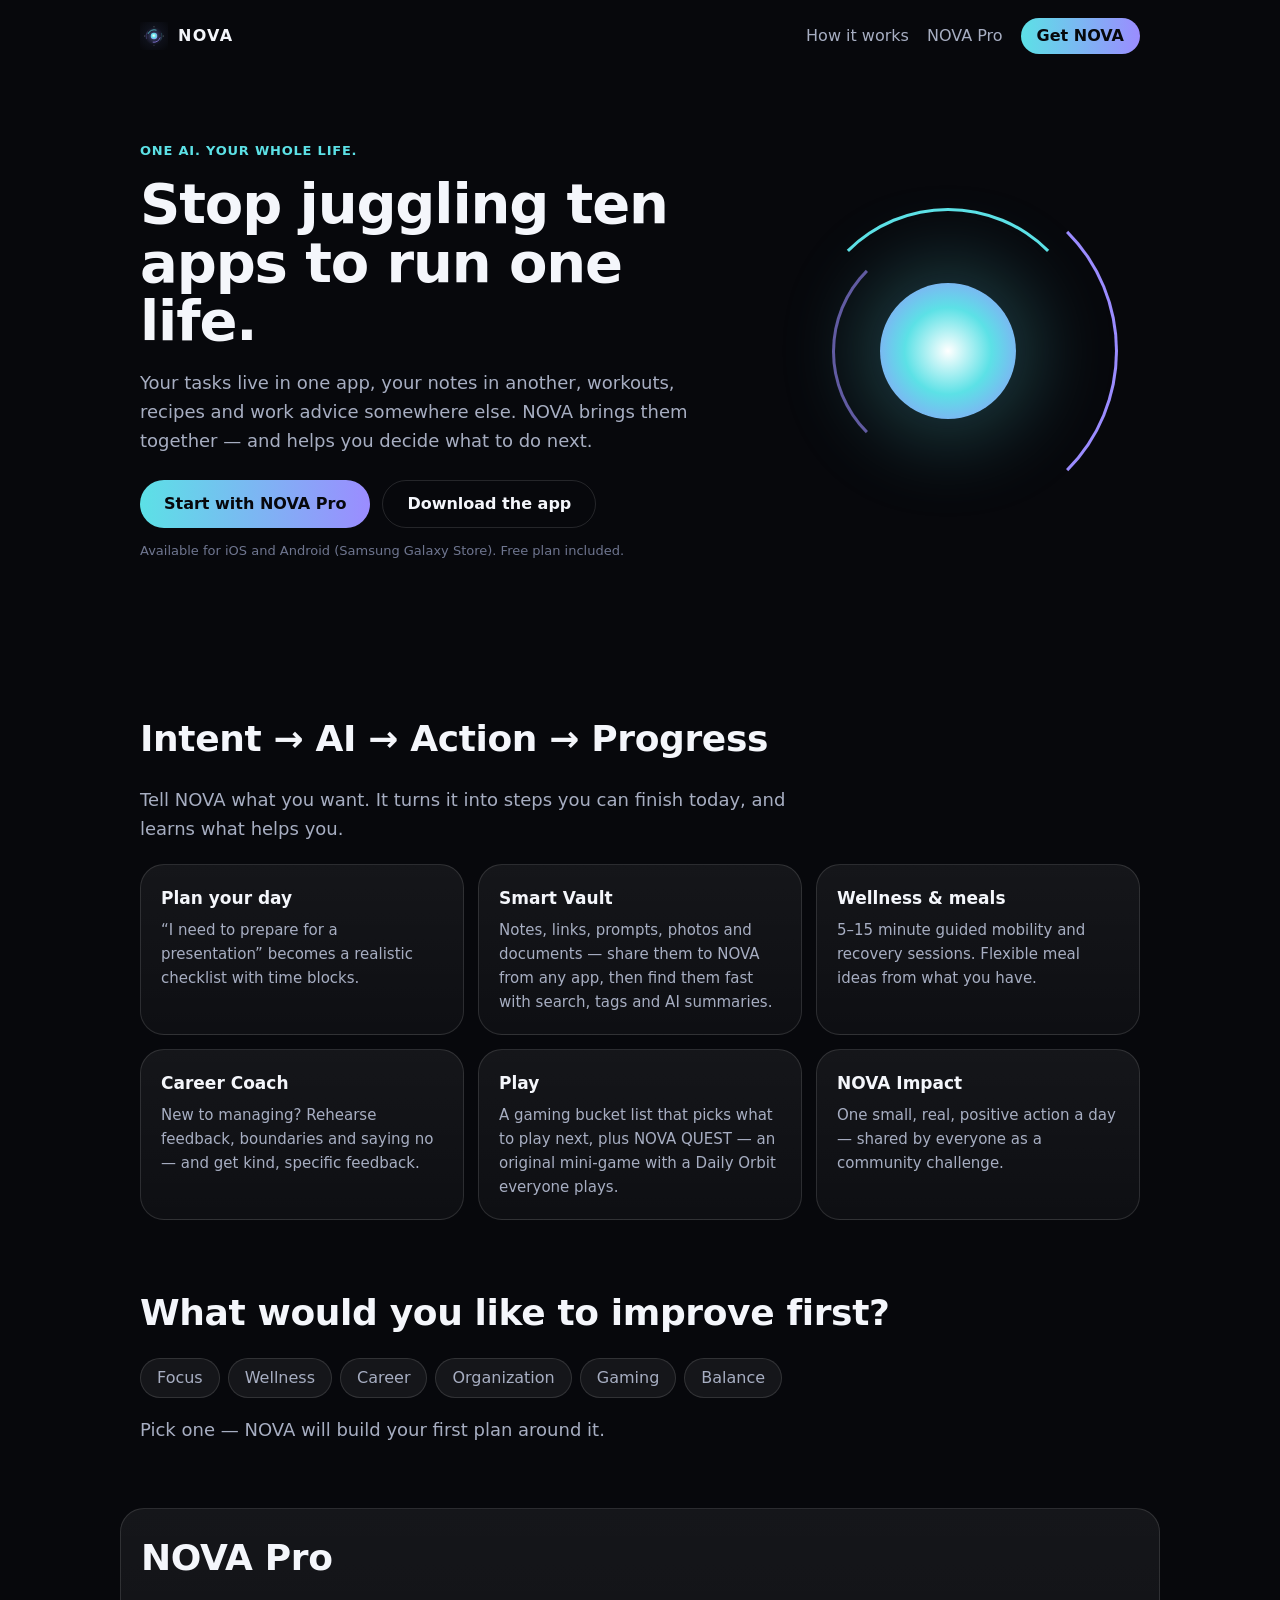
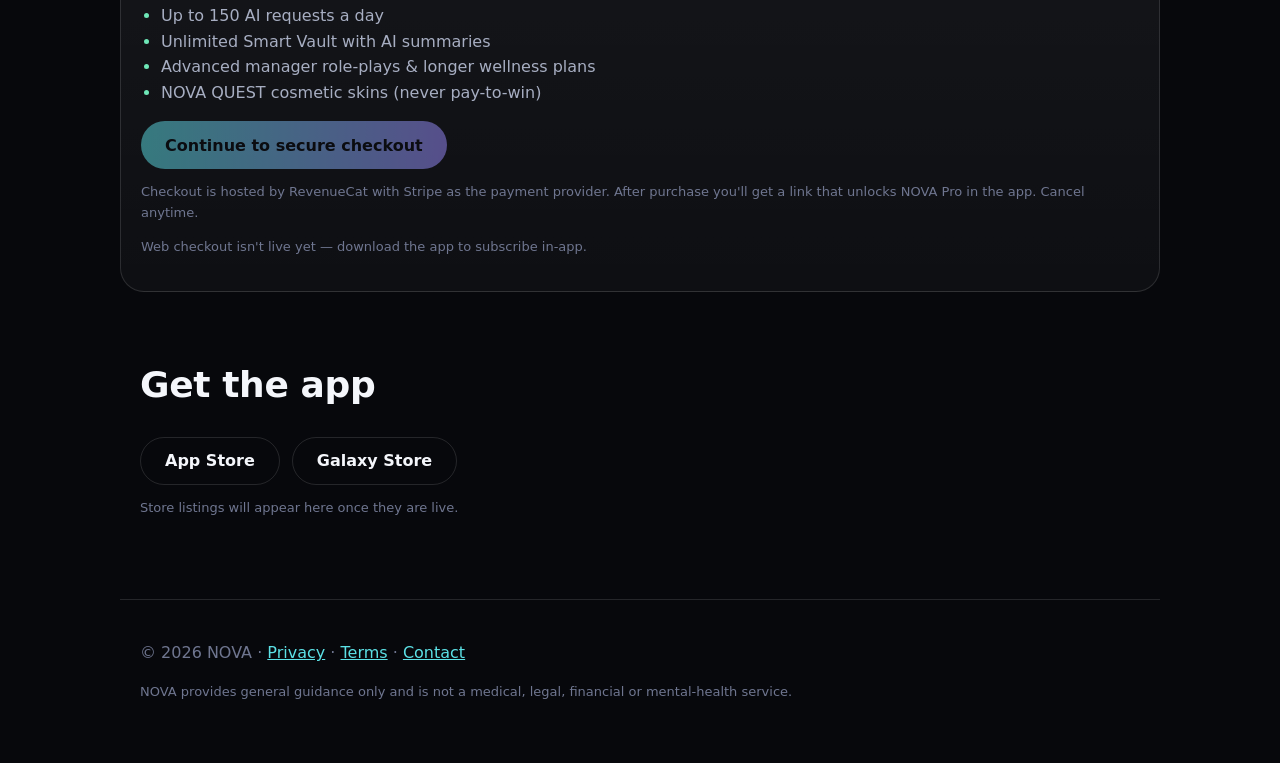
<file: index.html>
<!doctype html>
<html lang="en">
<head>
<meta charset="utf-8">
<meta name="viewport" content="width=device-width, initial-scale=1">
<title>NOVA — One AI. Your whole life.</title>
<meta name="description" content="NOVA is an AI life companion that helps you decide what matters, organise it, act on it and make progress — focus, wellness, work and play in one calm app.">
<meta name="theme-color" content="#07080C">
<link rel="icon" href="icon.svg" type="image/svg+xml">
<link rel="stylesheet" href="styles.css">
</head>
<body>
<header class="wrap nav">
  <a class="brand" href="./"><img src="icon.svg" alt="" width="28" height="28"> NOVA</a>
  <nav><a href="#how">How it works</a><a href="#pro">NOVA Pro</a><a class="btn small" data-cta href="#pro">Get NOVA</a></nav>
</header>

<main>
  <section class="wrap hero">
    <div>
      <p class="eyebrow">One AI. Your whole life.</p>
      <h1>Stop juggling ten apps to run one life.</h1>
      <p class="lead">Your tasks live in one app, your notes in another, workouts, recipes and work advice somewhere else. NOVA brings them together — and helps you decide what to do next.</p>
      <div class="actions">
        <a class="btn" data-cta href="#pro">Start with NOVA Pro</a>
        <a class="btn ghost" href="#download">Download the app</a>
      </div>
      <p class="fine">Available for iOS and Android (Samsung Galaxy Store). Free plan included.</p>
    </div>
    <div class="core" aria-hidden="true"><span></span><i></i><i></i><i></i></div>
  </section>

  <section class="wrap" id="how">
    <h2>Intent → AI → Action → Progress</h2>
    <p class="lead">Tell NOVA what you want. It turns it into steps you can finish today, and learns what helps you.</p>
    <div class="grid">
      <article><h3>Plan your day</h3><p>“I need to prepare for a presentation” becomes a realistic checklist with time blocks.</p></article>
      <article><h3>Smart Vault</h3><p>Notes, links, prompts, photos and documents — share them to NOVA from any app, then find them fast with search, tags and AI summaries.</p></article>
      <article><h3>Wellness &amp; meals</h3><p>5–15 minute guided mobility and recovery sessions. Flexible meal ideas from what you have.</p></article>
      <article><h3>Career Coach</h3><p>New to managing? Rehearse feedback, boundaries and saying no — and get kind, specific feedback.</p></article>
      <article><h3>Play</h3><p>A gaming bucket list that picks what to play next, plus NOVA QUEST — an original mini-game with a Daily Orbit everyone plays.</p></article>
      <article><h3>NOVA Impact</h3><p>One small, real, positive action a day — shared by everyone as a community challenge.</p></article>
    </div>
  </section>

  <section class="wrap" id="for">
    <h2>What would you like to improve first?</h2>
    <div class="chips" role="list">
      <button role="listitem" data-focus="focus">Focus</button>
      <button role="listitem" data-focus="wellness">Wellness</button>
      <button role="listitem" data-focus="career">Career</button>
      <button role="listitem" data-focus="organization">Organization</button>
      <button role="listitem" data-focus="gaming">Gaming</button>
      <button role="listitem" data-focus="balance">Balance</button>
    </div>
    <p class="lead" id="focus-copy">Pick one — NOVA will build your first plan around it.</p>
  </section>

  <section class="wrap pro" id="pro">
    <h2>NOVA Pro</h2>
    <ul class="ticks">
      <li>Up to 150 AI requests a day</li>
      <li>Unlimited Smart Vault with AI summaries</li>
      <li>Advanced manager role-plays &amp; longer wellness plans</li>
      <li>NOVA QUEST cosmetic skins (never pay-to-win)</li>
    </ul>
    <a class="btn" data-cta href="#">Continue to secure checkout</a>
    <p class="fine">Checkout is hosted by RevenueCat with Stripe as the payment provider. After purchase you'll get a link that unlocks NOVA Pro in the app. Cancel anytime.</p>
    <p class="fine" id="cta-missing" hidden>Web checkout isn't live yet — download the app to subscribe in-app.</p>
  </section>

  <section class="wrap" id="download">
    <h2>Get the app</h2>
    <div class="actions">
      <a class="btn ghost" id="appstore" href="#" rel="noopener">App Store</a>
      <a class="btn ghost" id="galaxy" href="#" rel="noopener">Galaxy Store</a>
    </div>
    <p class="fine" id="stores-missing" hidden>Store listings will appear here once they are live.</p>
  </section>
</main>

<footer class="wrap foot">
  <p>© 2026 NOVA · <a href="privacy.html">Privacy</a> · <a href="terms.html">Terms</a> · <a href="contact.html">Contact</a></p>
  <p class="fine">NOVA provides general guidance only and is not a medical, legal, financial or mental-health service.</p>
</footer>

<script src="config.js"></script>
<script src="app.js"></script>
</body>
</html>
</file>
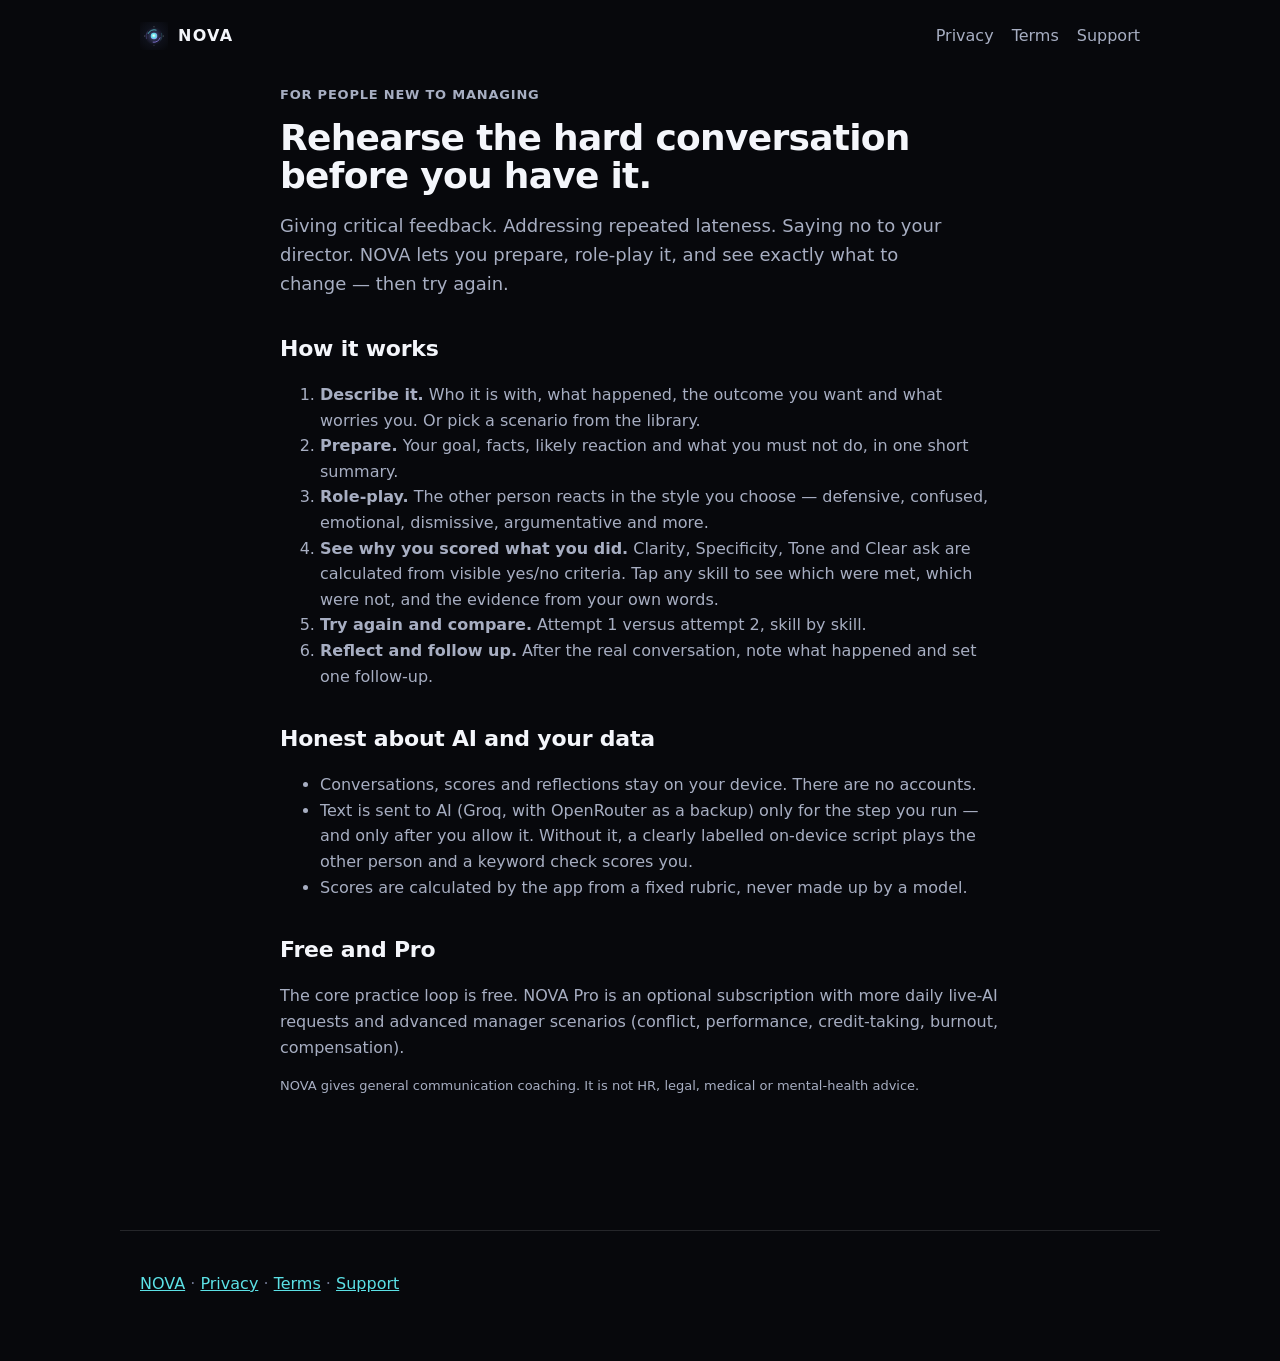
<file: coach/index.html>
<!doctype html>
<html lang="en">
<head>
<meta charset="utf-8"><meta name="viewport" content="width=device-width, initial-scale=1">
<title>NOVA — Rehearse the hard conversation before you have it</title>
<meta name="description" content="NOVA is a rehearsal and coaching app for new managers: prepare, role-play a difficult conversation, get a scored breakdown with reasons, try again and see what changed.">
<meta name="theme-color" content="#07080C">
<link rel="icon" href="../icon.svg" type="image/svg+xml">
<link rel="stylesheet" href="../styles.css">
</head>
<body>
<header class="wrap nav"><a class="brand" href="./"><img src="../icon.svg" alt="" width="28" height="28"> NOVA</a><nav><a href="privacy.html">Privacy</a><a href="terms.html">Terms</a><a href="support.html">Support</a></nav></header>
<main class="wrap doc">
<p class="eyebrow">For people new to managing</p>
<h1>Rehearse the hard conversation before you have it.</h1>
<p class="lead">Giving critical feedback. Addressing repeated lateness. Saying no to your director. NOVA lets you prepare, role-play it, and see exactly what to change &mdash; then try again.</p>

<h2>How it works</h2>
<ol>
  <li><strong>Describe it.</strong> Who it is with, what happened, the outcome you want and what worries you. Or pick a scenario from the library.</li>
  <li><strong>Prepare.</strong> Your goal, facts, likely reaction and what you must not do, in one short summary.</li>
  <li><strong>Role-play.</strong> The other person reacts in the style you choose &mdash; defensive, confused, emotional, dismissive, argumentative and more.</li>
  <li><strong>See why you scored what you did.</strong> Clarity, Specificity, Tone and Clear ask are calculated from visible yes/no criteria. Tap any skill to see which were met, which were not, and the evidence from your own words.</li>
  <li><strong>Try again and compare.</strong> Attempt 1 versus attempt 2, skill by skill.</li>
  <li><strong>Reflect and follow up.</strong> After the real conversation, note what happened and set one follow-up.</li>
</ol>

<h2>Honest about AI and your data</h2>
<ul>
  <li>Conversations, scores and reflections stay on your device. There are no accounts.</li>
  <li>Text is sent to AI (Groq, with OpenRouter as a backup) only for the step you run &mdash; and only after you allow it. Without it, a clearly labelled on-device script plays the other person and a keyword check scores you.</li>
  <li>Scores are calculated by the app from a fixed rubric, never made up by a model.</li>
</ul>

<h2>Free and Pro</h2>
<p>The core practice loop is free. NOVA Pro is an optional subscription with more daily live-AI requests and advanced manager scenarios (conflict, performance, credit-taking, burnout, compensation).</p>

<p class="fine">NOVA gives general communication coaching. It is not HR, legal, medical or mental-health advice.</p>
</main>
<footer class="wrap foot"><p><a href="./">NOVA</a> · <a href="privacy.html">Privacy</a> · <a href="terms.html">Terms</a> · <a href="support.html">Support</a></p></footer>
</body>
</html>
</file>
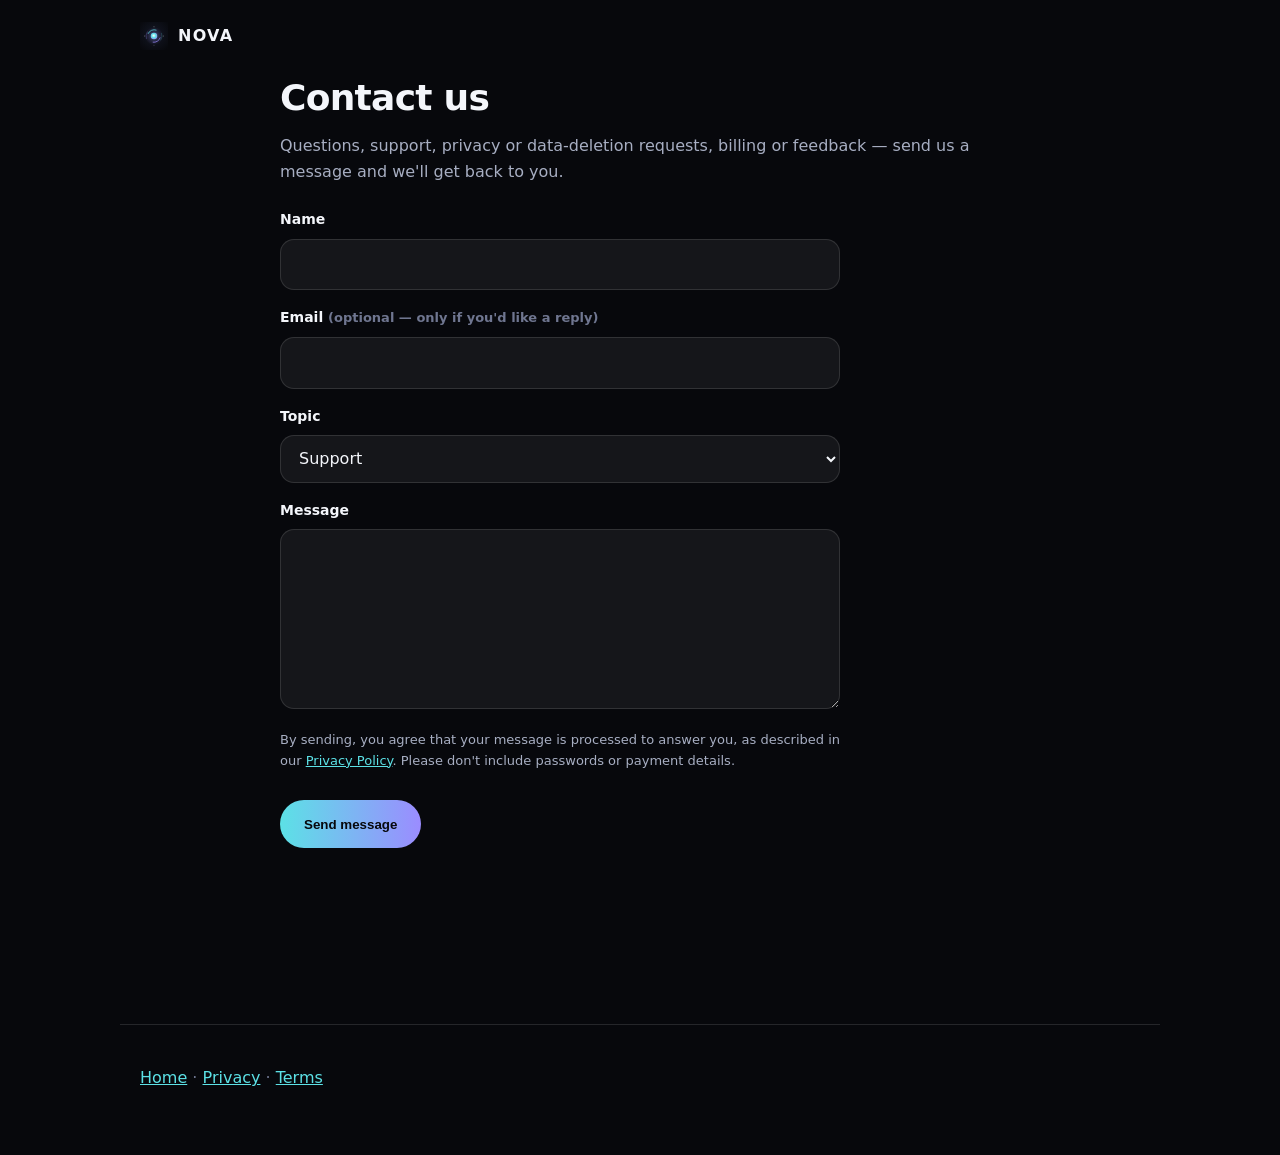
<file: contact.html>
<!doctype html>
<html lang="en">
<head>
<meta charset="utf-8"><meta name="viewport" content="width=device-width, initial-scale=1">
<title>NOVA — Contact</title>
<meta name="description" content="Contact the NOVA team: support, privacy and data requests, billing, feedback.">
<meta name="theme-color" content="#07080C">
<link rel="icon" href="icon.svg" type="image/svg+xml">
<link rel="stylesheet" href="styles.css">
</head>
<body>
<header class="wrap nav"><a class="brand" href="./"><img src="icon.svg" alt="" width="28" height="28"> NOVA</a></header>
<main class="wrap doc">
<h1>Contact us</h1>
<p>Questions, support, privacy or data-deletion requests, billing or feedback — send us a message and we'll get back to you.</p>

<form id="contact-form" class="form" novalidate>
  <label for="c-name">Name</label>
  <input id="c-name" name="name" type="text" maxlength="80" autocomplete="name" required>

  <label for="c-email">Email <span class="fine">(optional — only if you'd like a reply)</span></label>
  <input id="c-email" name="email" type="email" maxlength="254" autocomplete="email">

  <label for="c-topic">Topic</label>
  <select id="c-topic" name="topic">
    <option value="support">Support</option>
    <option value="privacy">Privacy / data request</option>
    <option value="billing">Billing &amp; subscriptions</option>
    <option value="feedback">Feedback</option>
    <option value="press">Press</option>
    <option value="general">Other</option>
  </select>

  <label for="c-message">Message</label>
  <textarea id="c-message" name="message" rows="6" minlength="10" maxlength="3000" required></textarea>

  <!-- Honeypot: hidden from people, bots fill it in. -->
  <div class="hp" aria-hidden="true"><label for="c-website">Website</label><input id="c-website" name="website" type="text" tabindex="-1" autocomplete="off"></div>

  <p class="fine">By sending, you agree that your message is processed to answer you, as described in our <a href="privacy.html">Privacy Policy</a>. Please don't include passwords or payment details.</p>
  <button class="btn" type="submit" id="c-submit">Send message</button>
  <p id="c-status" class="status" role="status" aria-live="polite"></p>
</form>
</main>
<footer class="wrap foot"><p><a href="./">Home</a> · <a href="privacy.html">Privacy</a> · <a href="terms.html">Terms</a></p></footer>
<script src="config.js"></script>
<script src="contact.js"></script>
</body>
</html>
</file>
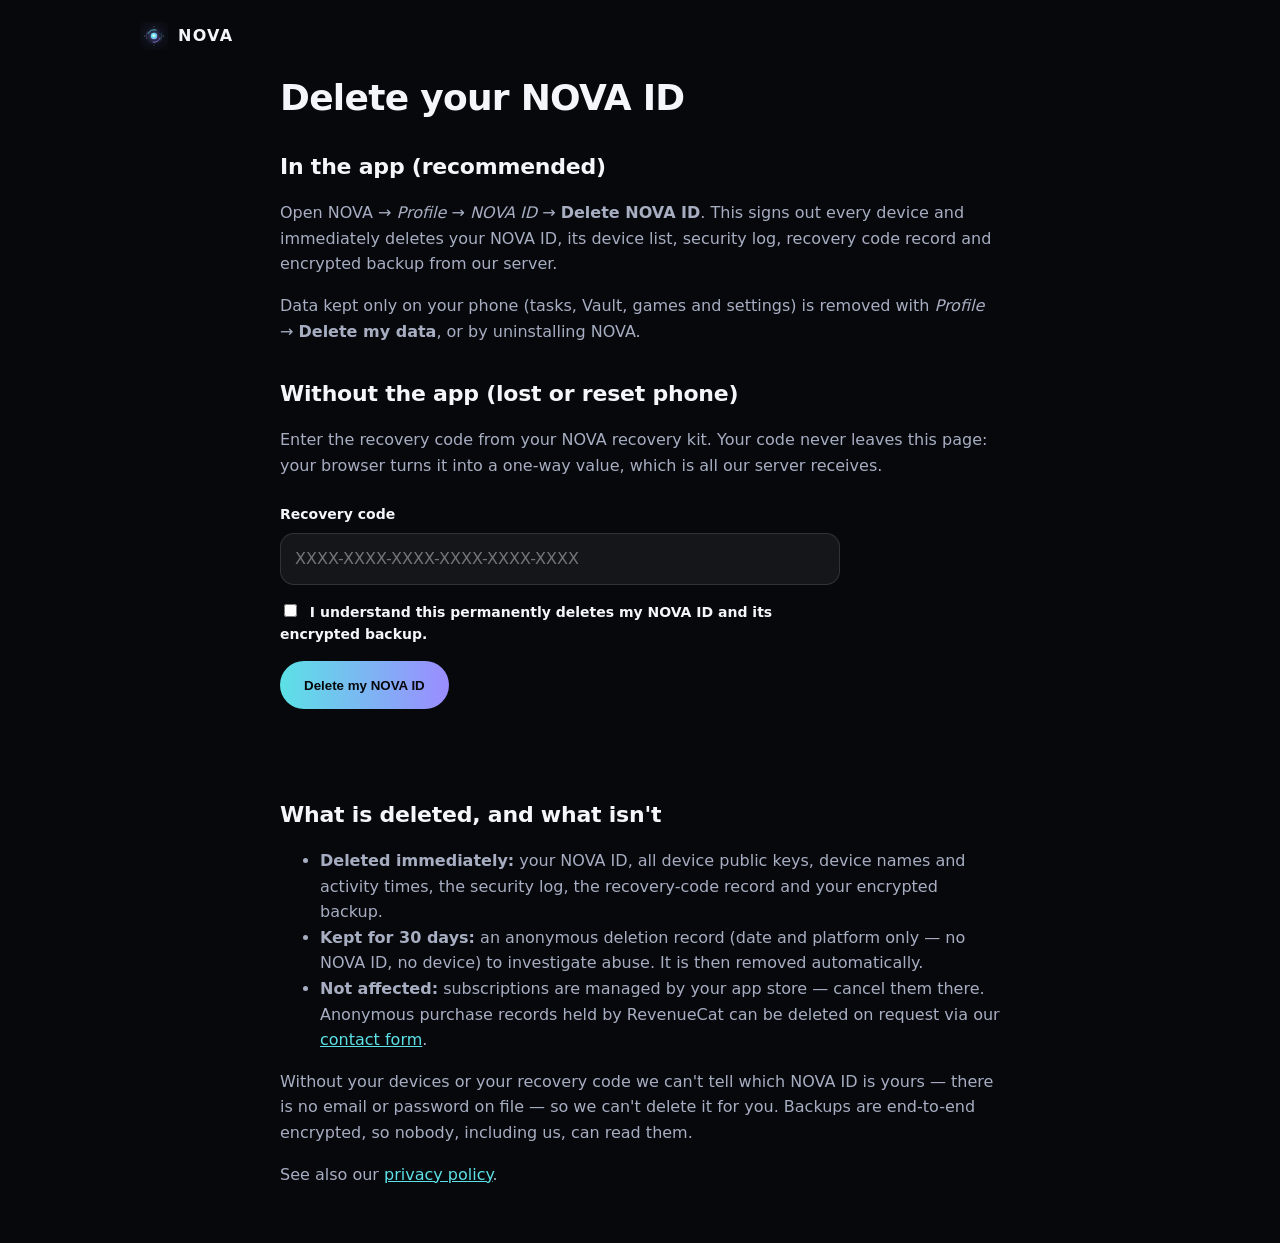
<file: delete-account.html>
<!doctype html>
<html lang="en">
<head>
<meta charset="utf-8"><meta name="viewport" content="width=device-width, initial-scale=1">
<title>NOVA — Delete your NOVA ID</title>
<link rel="icon" href="icon.svg" type="image/svg+xml">
<link rel="stylesheet" href="styles.css">
</head>
<body>
<header class="wrap nav"><a class="brand" href="./"><img src="icon.svg" alt="" width="28" height="28"> NOVA</a></header>
<main class="wrap doc">
<h1>Delete your NOVA ID</h1>

<h2>In the app (recommended)</h2>
<p>Open NOVA → <em>Profile</em> → <em>NOVA ID</em> → <strong>Delete NOVA ID</strong>. This signs out every device and immediately deletes your NOVA ID, its device list, security log, recovery code record and encrypted backup from our server.</p>
<p>Data kept only on your phone (tasks, Vault, games and settings) is removed with <em>Profile</em> → <strong>Delete my data</strong>, or by uninstalling NOVA.</p>

<h2>Without the app (lost or reset phone)</h2>
<p>Enter the recovery code from your NOVA recovery kit. Your code never leaves this page: your browser turns it into a one-way value, which is all our server receives.</p>
<form id="delete-form" class="form" autocomplete="off">
  <label for="code">Recovery code</label>
  <input id="code" name="code" type="text" inputmode="text" spellcheck="false" placeholder="XXXX-XXXX-XXXX-XXXX-XXXX-XXXX" required>
  <label><input type="checkbox" name="confirm" style="width:auto;min-height:0;margin-right:8px"> I understand this permanently deletes my NOVA ID and its encrypted backup.</label>
  <button class="btn" type="submit">Delete my NOVA ID</button>
  <p id="delete-status" class="status" role="status" aria-live="polite"></p>
</form>

<h2>What is deleted, and what isn't</h2>
<ul>
  <li><strong>Deleted immediately:</strong> your NOVA ID, all device public keys, device names and activity times, the security log, the recovery-code record and your encrypted backup.</li>
  <li><strong>Kept for 30 days:</strong> an anonymous deletion record (date and platform only — no NOVA ID, no device) to investigate abuse. It is then removed automatically.</li>
  <li><strong>Not affected:</strong> subscriptions are managed by your app store — cancel them there. Anonymous purchase records held by RevenueCat can be deleted on request via our <a href="contact.html?topic=privacy">contact form</a>.</li>
</ul>
<p>Without your devices or your recovery code we can't tell which NOVA ID is yours — there is no email or password on file — so we can't delete it for you. Backups are end-to-end encrypted, so nobody, including us, can read them.</p>
<p>See also our <a href="privacy.html">privacy policy</a>.</p>
</main>
<script src="config.js"></script>
<script src="delete-account.js"></script>
</body>
</html>
</file>
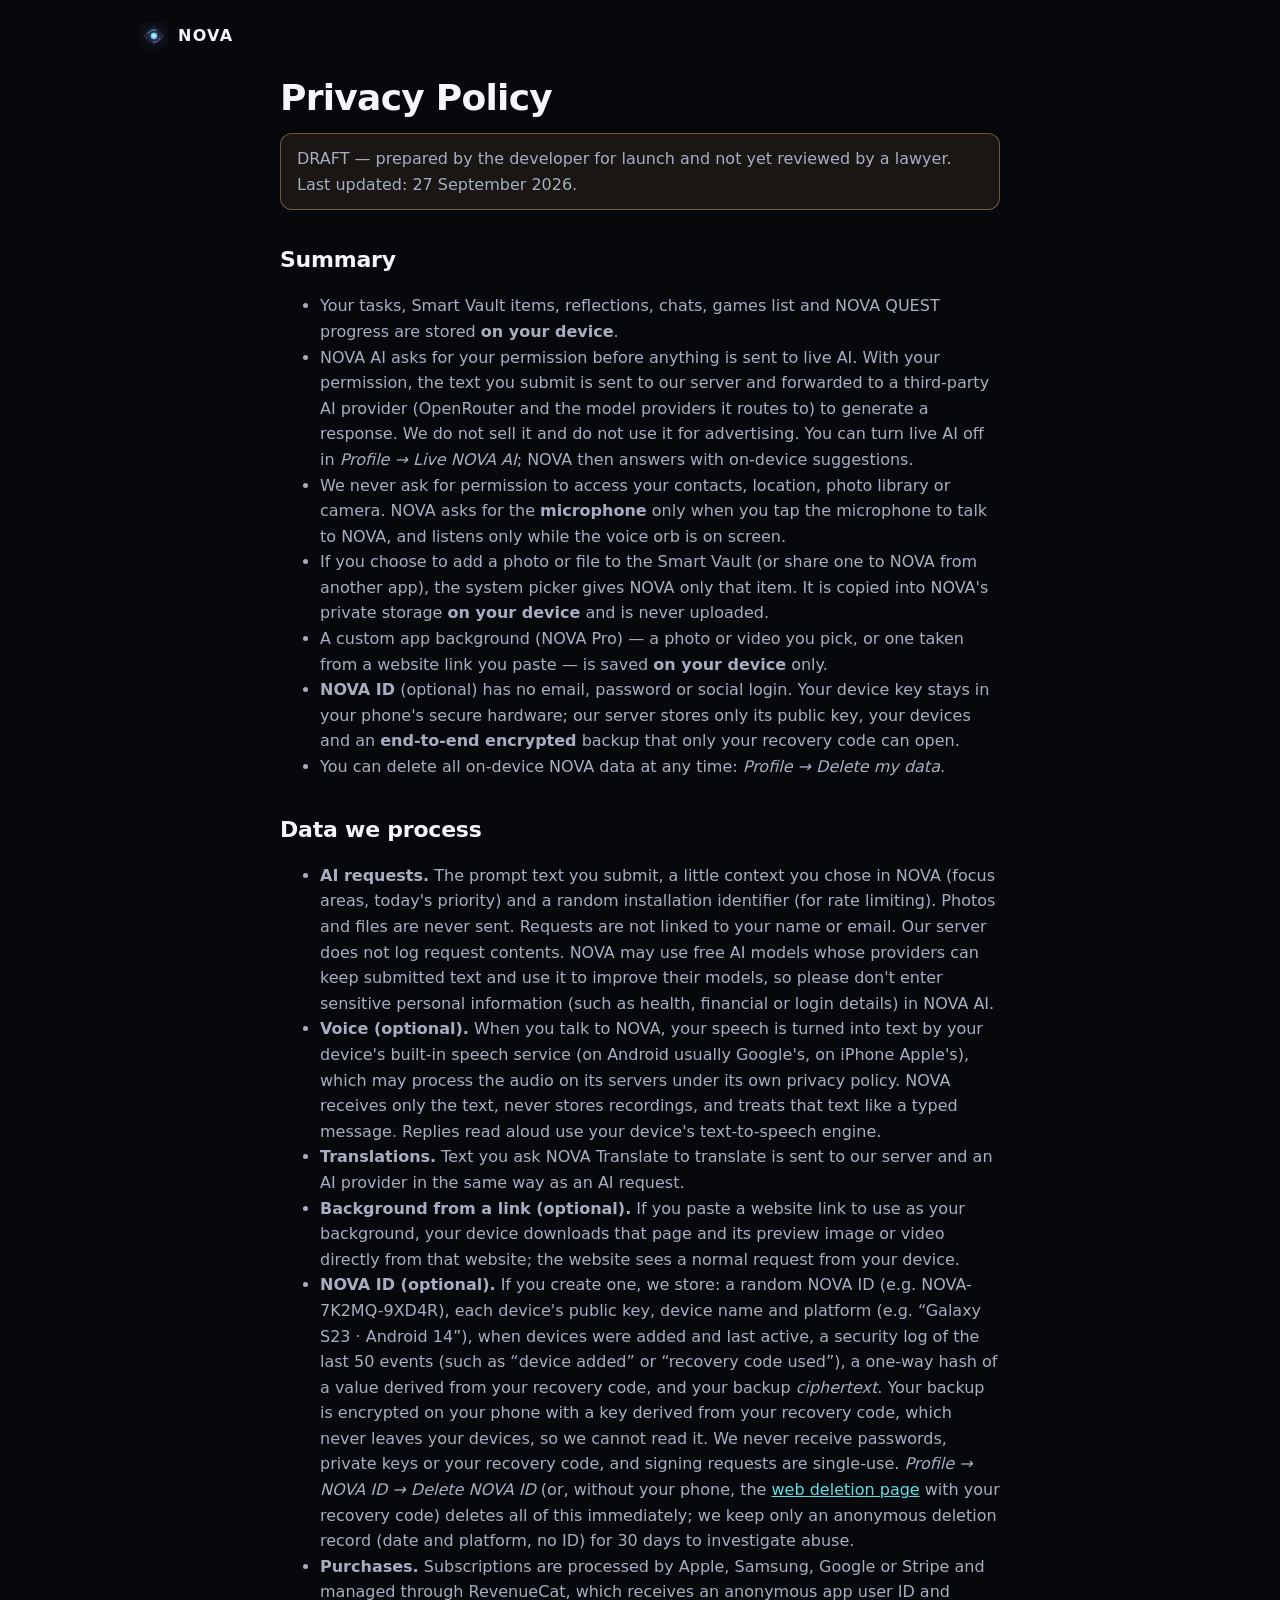
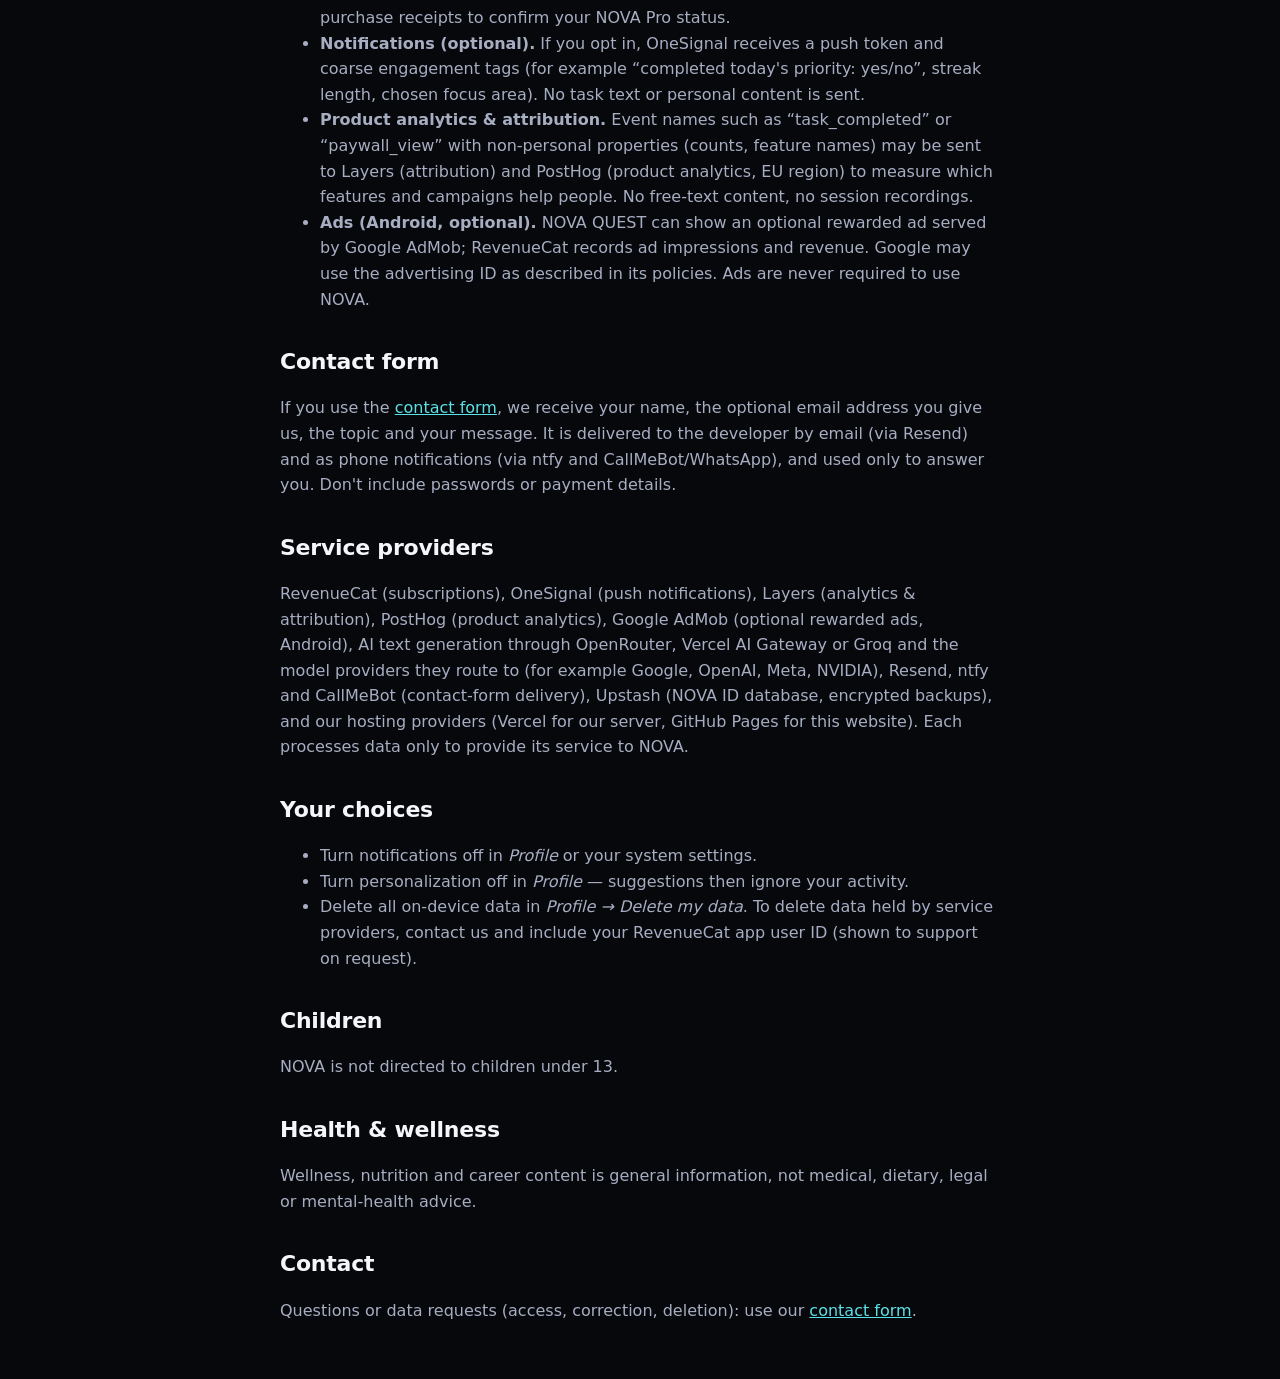
<file: privacy.html>
<!doctype html>
<html lang="en">
<head>
<meta charset="utf-8"><meta name="viewport" content="width=device-width, initial-scale=1">
<title>NOVA — Privacy Policy</title>
<link rel="icon" href="icon.svg" type="image/svg+xml">
<link rel="stylesheet" href="styles.css">
</head>
<body>
<header class="wrap nav"><a class="brand" href="./"><img src="icon.svg" alt="" width="28" height="28"> NOVA</a></header>
<main class="wrap doc">
<h1>Privacy Policy</h1>
<p class="draft">DRAFT — prepared by the developer for launch and not yet reviewed by a lawyer. Last updated: 27 September 2026.</p>

<h2>Summary</h2>
<ul>
  <li>Your tasks, Smart Vault items, reflections, chats, games list and NOVA QUEST progress are stored <strong>on your device</strong>.</li>
  <li>NOVA AI asks for your permission before anything is sent to live AI. With your permission, the text you submit is sent to our server and forwarded to a third-party AI provider (OpenRouter and the model providers it routes to) to generate a response. We do not sell it and do not use it for advertising. You can turn live AI off in <em>Profile → Live NOVA AI</em>; NOVA then answers with on-device suggestions.</li>
  <li>We never ask for permission to access your contacts, location, photo library or camera. NOVA asks for the <strong>microphone</strong> only when you tap the microphone to talk to NOVA, and listens only while the voice orb is on screen.</li>
  <li>If you choose to add a photo or file to the Smart Vault (or share one to NOVA from another app), the system picker gives NOVA only that item. It is copied into NOVA's private storage <strong>on your device</strong> and is never uploaded.</li>
  <li>A custom app background (NOVA Pro) — a photo or video you pick, or one taken from a website link you paste — is saved <strong>on your device</strong> only.</li>
  <li><strong>NOVA ID</strong> (optional) has no email, password or social login. Your device key stays in your phone's secure hardware; our server stores only its public key, your devices and an <strong>end-to-end encrypted</strong> backup that only your recovery code can open.</li>
  <li>You can delete all on-device NOVA data at any time: <em>Profile → Delete my data</em>.</li>
</ul>

<h2>Data we process</h2>
<ul>
  <li><strong>AI requests.</strong> The prompt text you submit, a little context you chose in NOVA (focus areas, today's priority) and a random installation identifier (for rate limiting). Photos and files are never sent. Requests are not linked to your name or email. Our server does not log request contents. NOVA may use free AI models whose providers can keep submitted text and use it to improve their models, so please don't enter sensitive personal information (such as health, financial or login details) in NOVA AI.</li>
  <li><strong>Voice (optional).</strong> When you talk to NOVA, your speech is turned into text by your device's built-in speech service (on Android usually Google's, on iPhone Apple's), which may process the audio on its servers under its own privacy policy. NOVA receives only the text, never stores recordings, and treats that text like a typed message. Replies read aloud use your device's text-to-speech engine.</li>
  <li><strong>Translations.</strong> Text you ask NOVA Translate to translate is sent to our server and an AI provider in the same way as an AI request.</li>
  <li><strong>Background from a link (optional).</strong> If you paste a website link to use as your background, your device downloads that page and its preview image or video directly from that website; the website sees a normal request from your device.</li>
  <li><strong>NOVA ID (optional).</strong> If you create one, we store: a random NOVA ID (e.g. NOVA-7K2MQ-9XD4R), each device's public key, device name and platform (e.g. “Galaxy S23 · Android 14”), when devices were added and last active, a security log of the last 50 events (such as “device added” or “recovery code used”), a one-way hash of a value derived from your recovery code, and your backup <em>ciphertext</em>. Your backup is encrypted on your phone with a key derived from your recovery code, which never leaves your devices, so we cannot read it. We never receive passwords, private keys or your recovery code, and signing requests are single-use. <em>Profile → NOVA ID → Delete NOVA ID</em> (or, without your phone, the <a href="delete-account.html">web deletion page</a> with your recovery code) deletes all of this immediately; we keep only an anonymous deletion record (date and platform, no ID) for 30 days to investigate abuse.</li>
  <li><strong>Purchases.</strong> Subscriptions are processed by Apple, Samsung, Google or Stripe and managed through RevenueCat, which receives an anonymous app user ID and purchase receipts to confirm your NOVA Pro status.</li>
  <li><strong>Notifications (optional).</strong> If you opt in, OneSignal receives a push token and coarse engagement tags (for example “completed today's priority: yes/no”, streak length, chosen focus area). No task text or personal content is sent.</li>
  <li><strong>Product analytics & attribution.</strong> Event names such as “task_completed” or “paywall_view” with non-personal properties (counts, feature names) may be sent to Layers (attribution) and PostHog (product analytics, EU region) to measure which features and campaigns help people. No free-text content, no session recordings.</li>
  <li><strong>Ads (Android, optional).</strong> NOVA QUEST can show an optional rewarded ad served by Google AdMob; RevenueCat records ad impressions and revenue. Google may use the advertising ID as described in its policies. Ads are never required to use NOVA.</li>
</ul>

<h2>Contact form</h2>
<p>If you use the <a href="contact.html">contact form</a>, we receive your name, the optional email address you give us, the topic and your message.
It is delivered to the developer by email (via Resend) and as phone notifications (via ntfy and CallMeBot/WhatsApp), and used only to answer you.
Don't include passwords or payment details.</p>

<h2>Service providers</h2>
<p>RevenueCat (subscriptions), OneSignal (push notifications), Layers (analytics &amp; attribution), PostHog (product analytics), Google AdMob (optional rewarded ads, Android), AI text generation through OpenRouter, Vercel AI Gateway or Groq and the model providers they route to (for example Google, OpenAI, Meta, NVIDIA), Resend, ntfy and CallMeBot (contact-form delivery), Upstash (NOVA ID database, encrypted backups), and our hosting providers (Vercel for our server, GitHub Pages for this website). Each processes data only to provide its service to NOVA.</p>

<h2>Your choices</h2>
<ul>
  <li>Turn notifications off in <em>Profile</em> or your system settings.</li>
  <li>Turn personalization off in <em>Profile</em> — suggestions then ignore your activity.</li>
  <li>Delete all on-device data in <em>Profile → Delete my data</em>. To delete data held by service providers, contact us and include your RevenueCat app user ID (shown to support on request).</li>
</ul>

<h2>Children</h2>
<p>NOVA is not directed to children under 13.</p>

<h2>Health & wellness</h2>
<p>Wellness, nutrition and career content is general information, not medical, dietary, legal or mental-health advice.</p>

<h2>Contact</h2>
<p>Questions or data requests (access, correction, deletion): use our <a href="contact.html?topic=privacy">contact form</a>.</p>
</main>
</body>
</html>
</file>
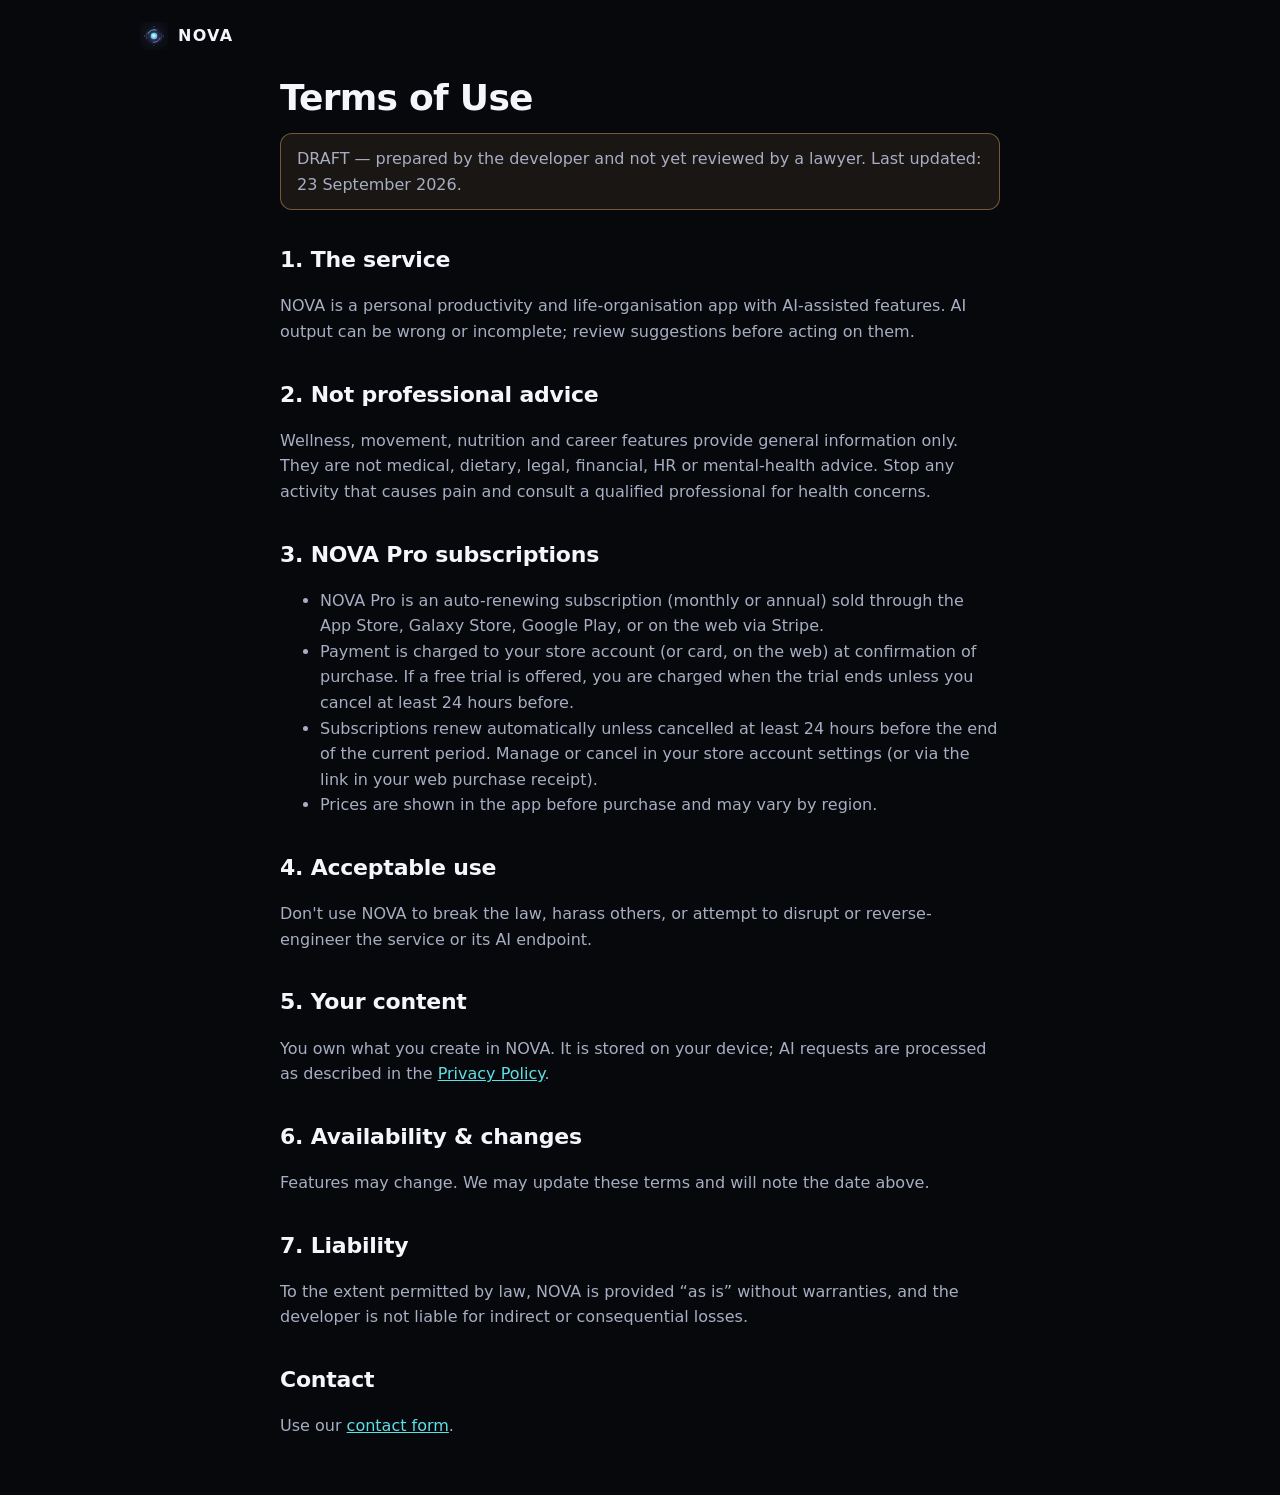
<file: terms.html>
<!doctype html>
<html lang="en">
<head>
<meta charset="utf-8"><meta name="viewport" content="width=device-width, initial-scale=1">
<title>NOVA — Terms of Use</title>
<link rel="icon" href="icon.svg" type="image/svg+xml">
<link rel="stylesheet" href="styles.css">
</head>
<body>
<header class="wrap nav"><a class="brand" href="./"><img src="icon.svg" alt="" width="28" height="28"> NOVA</a></header>
<main class="wrap doc">
<h1>Terms of Use</h1>
<p class="draft">DRAFT — prepared by the developer and not yet reviewed by a lawyer. Last updated: 23 September 2026.</p>

<h2>1. The service</h2>
<p>NOVA is a personal productivity and life-organisation app with AI-assisted features. AI output can be wrong or incomplete; review suggestions before acting on them.</p>

<h2>2. Not professional advice</h2>
<p>Wellness, movement, nutrition and career features provide general information only. They are not medical, dietary, legal, financial, HR or mental-health advice. Stop any activity that causes pain and consult a qualified professional for health concerns.</p>

<h2>3. NOVA Pro subscriptions</h2>
<ul>
  <li>NOVA Pro is an auto-renewing subscription (monthly or annual) sold through the App Store, Galaxy Store, Google Play, or on the web via Stripe.</li>
  <li>Payment is charged to your store account (or card, on the web) at confirmation of purchase. If a free trial is offered, you are charged when the trial ends unless you cancel at least 24 hours before.</li>
  <li>Subscriptions renew automatically unless cancelled at least 24 hours before the end of the current period. Manage or cancel in your store account settings (or via the link in your web purchase receipt).</li>
  <li>Prices are shown in the app before purchase and may vary by region.</li>
</ul>

<h2>4. Acceptable use</h2>
<p>Don't use NOVA to break the law, harass others, or attempt to disrupt or reverse-engineer the service or its AI endpoint.</p>

<h2>5. Your content</h2>
<p>You own what you create in NOVA. It is stored on your device; AI requests are processed as described in the <a href="privacy.html">Privacy Policy</a>.</p>

<h2>6. Availability & changes</h2>
<p>Features may change. We may update these terms and will note the date above.</p>

<h2>7. Liability</h2>
<p>To the extent permitted by law, NOVA is provided “as is” without warranties, and the developer is not liable for indirect or consequential losses.</p>

<h2>Contact</h2>
<p>Use our <a href="contact.html">contact form</a>.</p>
</main>
</body>
</html>
</file>
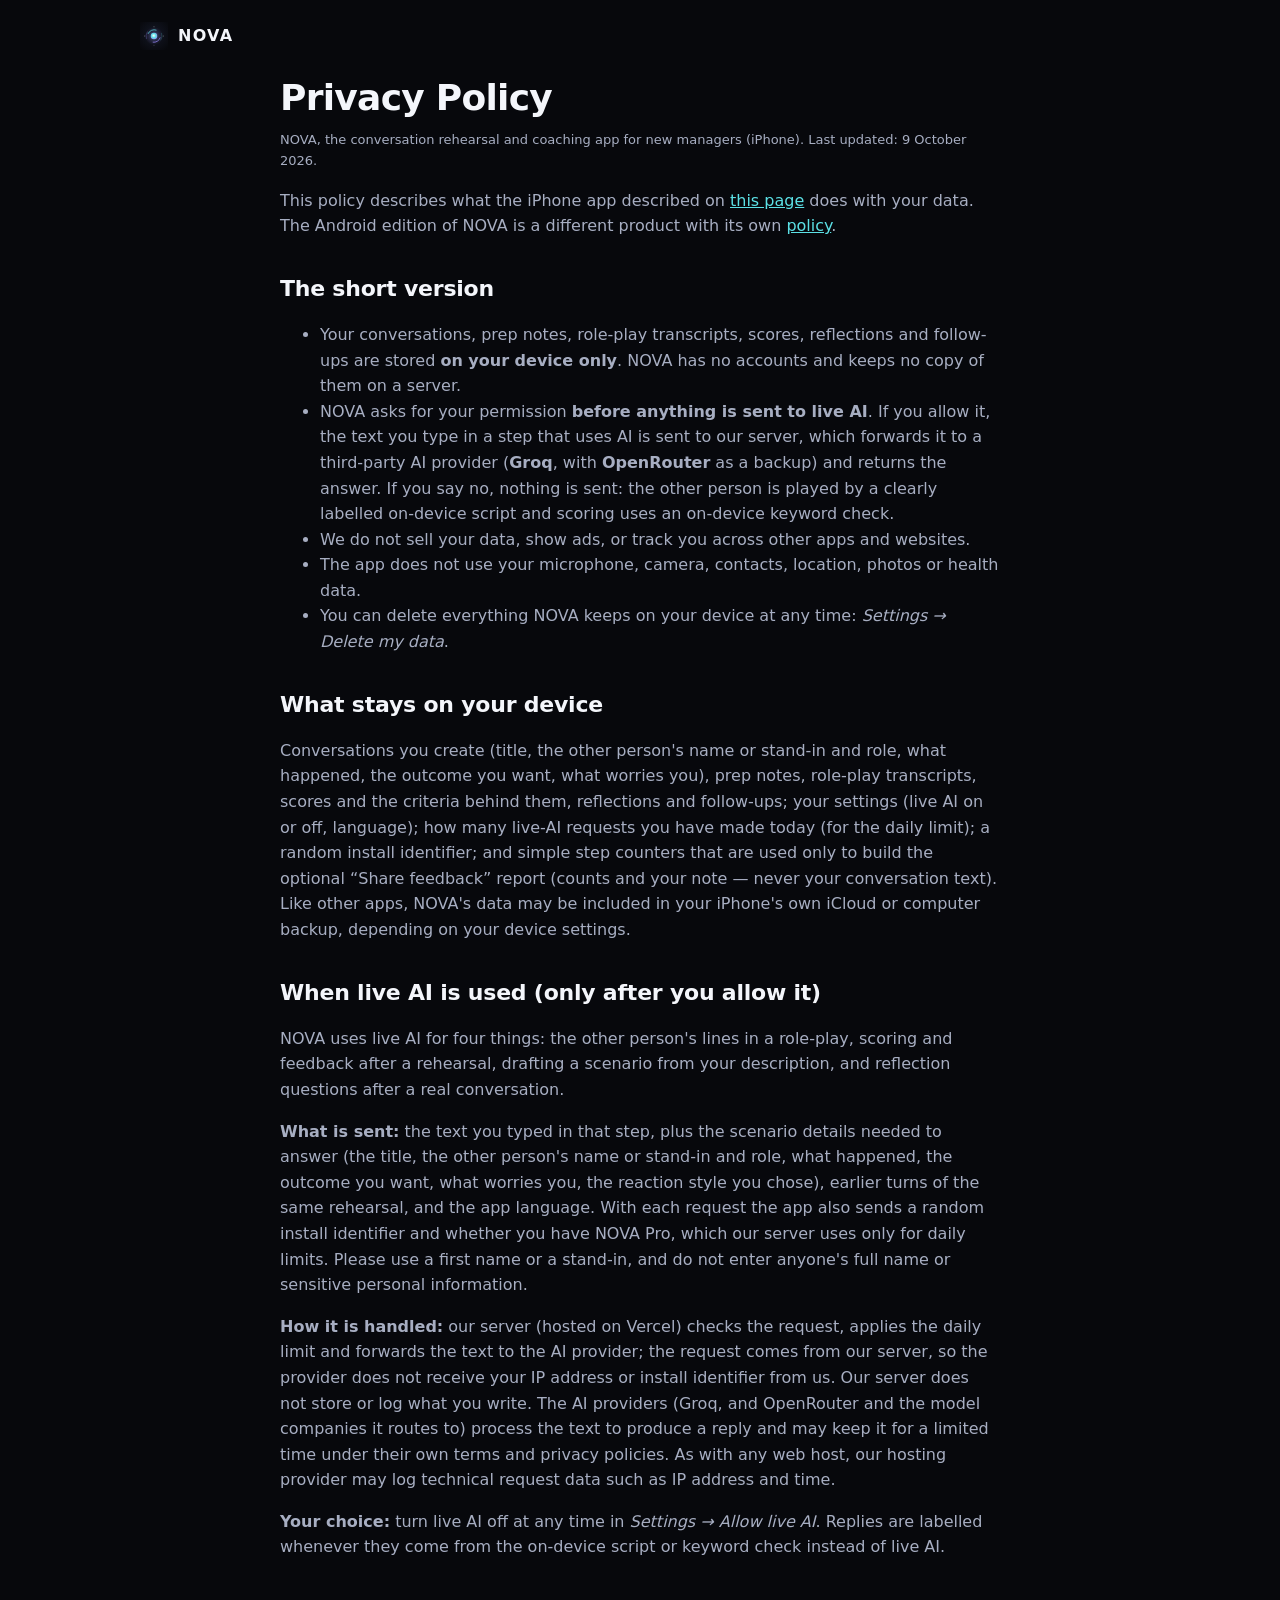
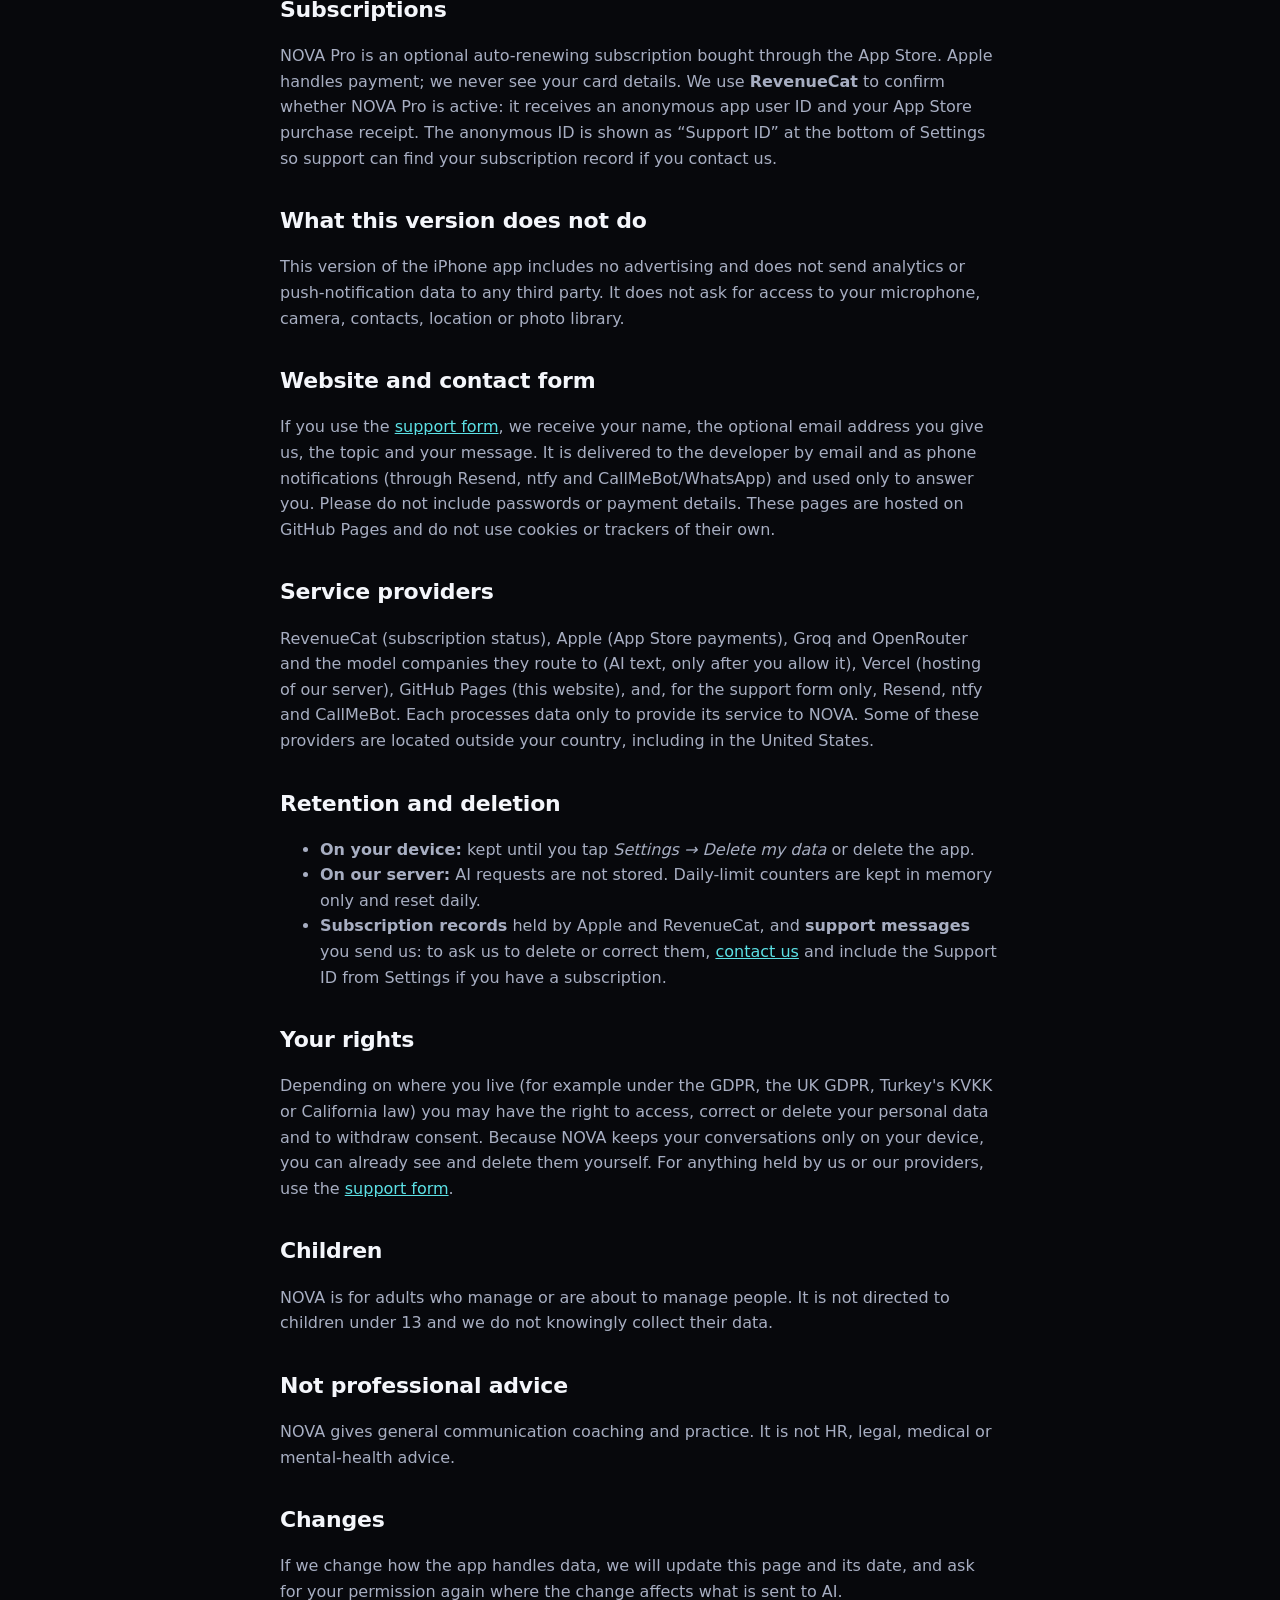
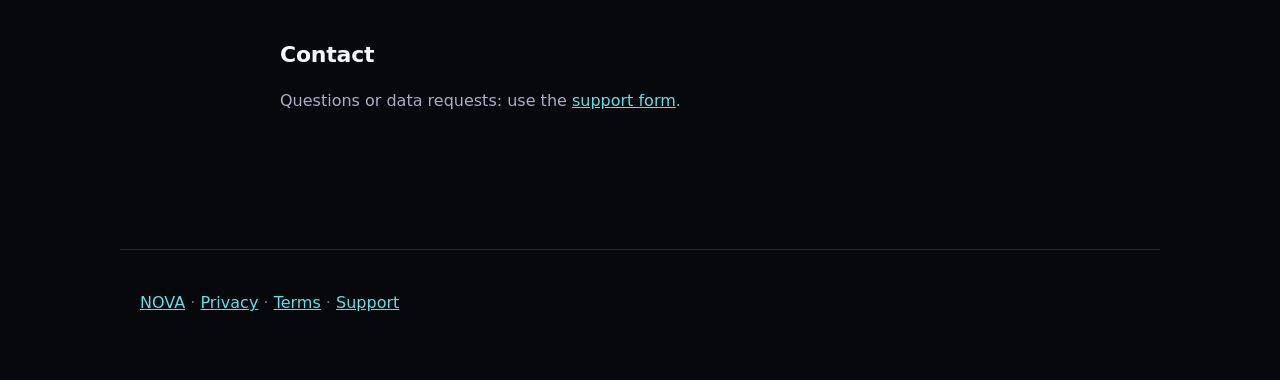
<file: coach/privacy.html>
<!doctype html>
<html lang="en">
<head>
<meta charset="utf-8"><meta name="viewport" content="width=device-width, initial-scale=1">
<title>NOVA — Privacy Policy (conversation rehearsal app)</title>
<meta name="description" content="How NOVA, the conversation rehearsal and coaching app for new managers, handles your data: what stays on your device, when text is sent to AI, subscriptions and your choices.">
<meta name="theme-color" content="#07080C">
<link rel="icon" href="../icon.svg" type="image/svg+xml">
<link rel="stylesheet" href="../styles.css">
</head>
<body>
<header class="wrap nav"><a class="brand" href="./"><img src="../icon.svg" alt="" width="28" height="28"> NOVA</a></header>
<main class="wrap doc">
<h1>Privacy Policy</h1>
<p class="fine">NOVA, the conversation rehearsal and coaching app for new managers (iPhone). Last updated: 9 October 2026.</p>
<p>This policy describes what the iPhone app described on <a href="./">this page</a> does with your data. The Android edition of NOVA is a different product with its own <a href="../privacy.html">policy</a>.</p>

<h2>The short version</h2>
<ul>
  <li>Your conversations, prep notes, role-play transcripts, scores, reflections and follow-ups are stored <strong>on your device only</strong>. NOVA has no accounts and keeps no copy of them on a server.</li>
  <li>NOVA asks for your permission <strong>before anything is sent to live AI</strong>. If you allow it, the text you type in a step that uses AI is sent to our server, which forwards it to a third-party AI provider (<strong>Groq</strong>, with <strong>OpenRouter</strong> as a backup) and returns the answer. If you say no, nothing is sent: the other person is played by a clearly labelled on-device script and scoring uses an on-device keyword check.</li>
  <li>We do not sell your data, show ads, or track you across other apps and websites.</li>
  <li>The app does not use your microphone, camera, contacts, location, photos or health data.</li>
  <li>You can delete everything NOVA keeps on your device at any time: <em>Settings → Delete my data</em>.</li>
</ul>

<h2>What stays on your device</h2>
<p>Conversations you create (title, the other person's name or stand-in and role, what happened, the outcome you want, what worries you), prep notes, role-play transcripts, scores and the criteria behind them, reflections and follow-ups; your settings (live AI on or off, language); how many live-AI requests you have made today (for the daily limit); a random install identifier; and simple step counters that are used only to build the optional &ldquo;Share feedback&rdquo; report (counts and your note &mdash; never your conversation text). Like other apps, NOVA's data may be included in your iPhone's own iCloud or computer backup, depending on your device settings.</p>

<h2>When live AI is used (only after you allow it)</h2>
<p>NOVA uses live AI for four things: the other person's lines in a role-play, scoring and feedback after a rehearsal, drafting a scenario from your description, and reflection questions after a real conversation.</p>
<p><strong>What is sent:</strong> the text you typed in that step, plus the scenario details needed to answer (the title, the other person's name or stand-in and role, what happened, the outcome you want, what worries you, the reaction style you chose), earlier turns of the same rehearsal, and the app language. With each request the app also sends a random install identifier and whether you have NOVA Pro, which our server uses only for daily limits. Please use a first name or a stand-in, and do not enter anyone's full name or sensitive personal information.</p>
<p><strong>How it is handled:</strong> our server (hosted on Vercel) checks the request, applies the daily limit and forwards the text to the AI provider; the request comes from our server, so the provider does not receive your IP address or install identifier from us. Our server does not store or log what you write. The AI providers (Groq, and OpenRouter and the model companies it routes to) process the text to produce a reply and may keep it for a limited time under their own terms and privacy policies. As with any web host, our hosting provider may log technical request data such as IP address and time.</p>
<p><strong>Your choice:</strong> turn live AI off at any time in <em>Settings → Allow live AI</em>. Replies are labelled whenever they come from the on-device script or keyword check instead of live AI.</p>

<h2>Subscriptions</h2>
<p>NOVA Pro is an optional auto-renewing subscription bought through the App Store. Apple handles payment; we never see your card details. We use <strong>RevenueCat</strong> to confirm whether NOVA Pro is active: it receives an anonymous app user ID and your App Store purchase receipt. The anonymous ID is shown as &ldquo;Support ID&rdquo; at the bottom of Settings so support can find your subscription record if you contact us.</p>

<h2>What this version does not do</h2>
<p>This version of the iPhone app includes no advertising and does not send analytics or push-notification data to any third party. It does not ask for access to your microphone, camera, contacts, location or photo library.</p>

<h2>Website and contact form</h2>
<p>If you use the <a href="support.html">support form</a>, we receive your name, the optional email address you give us, the topic and your message. It is delivered to the developer by email and as phone notifications (through Resend, ntfy and CallMeBot/WhatsApp) and used only to answer you. Please do not include passwords or payment details. These pages are hosted on GitHub Pages and do not use cookies or trackers of their own.</p>

<h2>Service providers</h2>
<p>RevenueCat (subscription status), Apple (App Store payments), Groq and OpenRouter and the model companies they route to (AI text, only after you allow it), Vercel (hosting of our server), GitHub Pages (this website), and, for the support form only, Resend, ntfy and CallMeBot. Each processes data only to provide its service to NOVA. Some of these providers are located outside your country, including in the United States.</p>

<h2>Retention and deletion</h2>
<ul>
  <li><strong>On your device:</strong> kept until you tap <em>Settings → Delete my data</em> or delete the app.</li>
  <li><strong>On our server:</strong> AI requests are not stored. Daily-limit counters are kept in memory only and reset daily.</li>
  <li><strong>Subscription records</strong> held by Apple and RevenueCat, and <strong>support messages</strong> you send us: to ask us to delete or correct them, <a href="support.html">contact us</a> and include the Support ID from Settings if you have a subscription.</li>
</ul>

<h2>Your rights</h2>
<p>Depending on where you live (for example under the GDPR, the UK GDPR, Turkey's KVKK or California law) you may have the right to access, correct or delete your personal data and to withdraw consent. Because NOVA keeps your conversations only on your device, you can already see and delete them yourself. For anything held by us or our providers, use the <a href="support.html">support form</a>.</p>

<h2>Children</h2>
<p>NOVA is for adults who manage or are about to manage people. It is not directed to children under 13 and we do not knowingly collect their data.</p>

<h2>Not professional advice</h2>
<p>NOVA gives general communication coaching and practice. It is not HR, legal, medical or mental-health advice.</p>

<h2>Changes</h2>
<p>If we change how the app handles data, we will update this page and its date, and ask for your permission again where the change affects what is sent to AI.</p>

<h2>Contact</h2>
<p>Questions or data requests: use the <a href="support.html">support form</a>.</p>
</main>
<footer class="wrap foot"><p><a href="./">NOVA</a> · <a href="privacy.html">Privacy</a> · <a href="terms.html">Terms</a> · <a href="support.html">Support</a></p></footer>
</body>
</html>
</file>
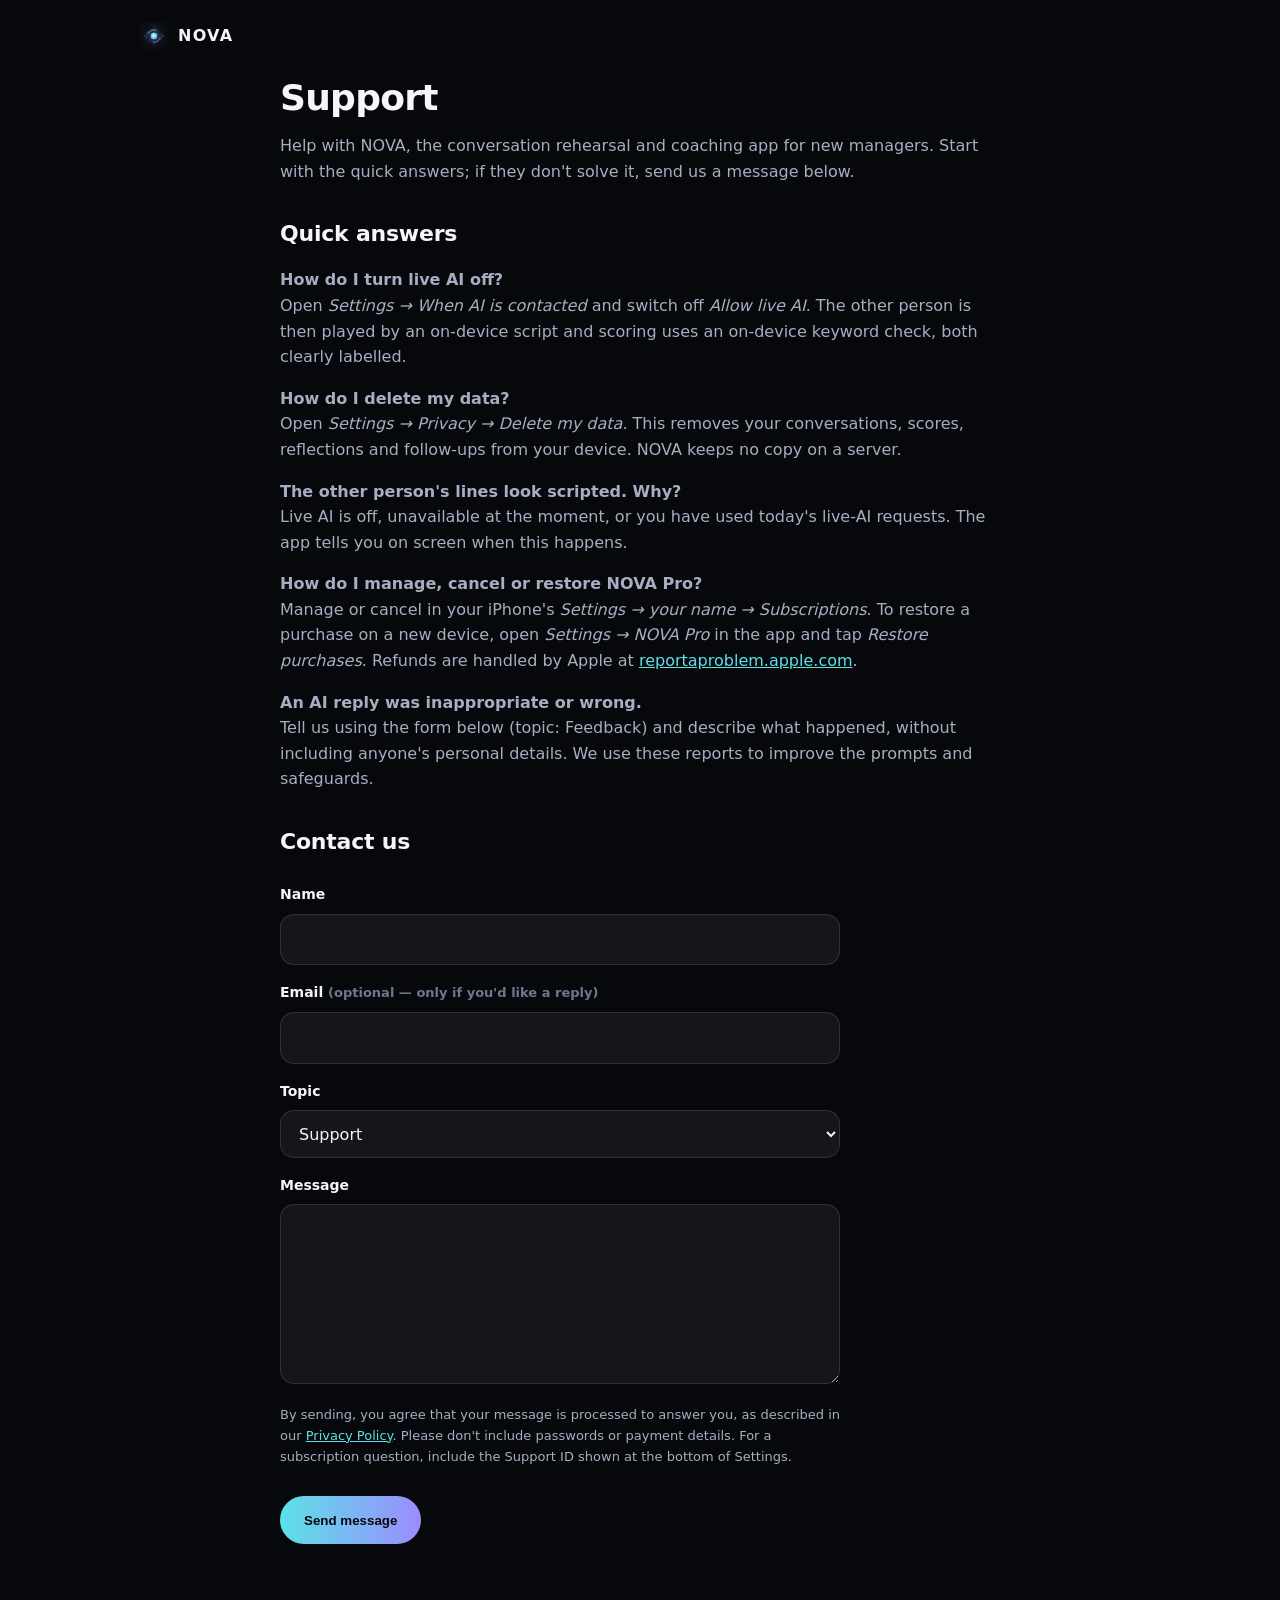
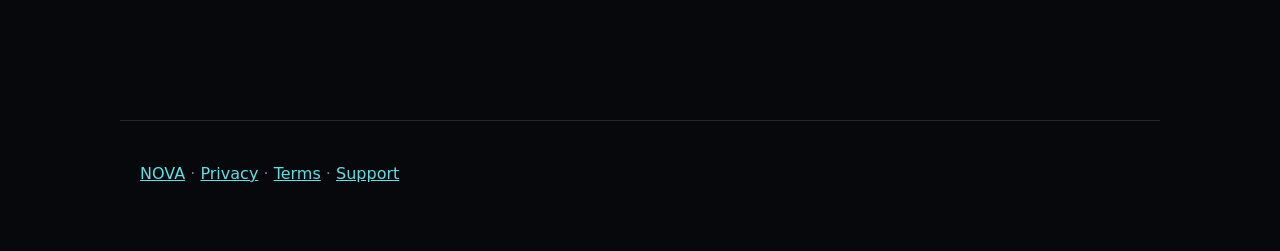
<file: coach/support.html>
<!doctype html>
<html lang="en">
<head>
<meta charset="utf-8"><meta name="viewport" content="width=device-width, initial-scale=1">
<title>NOVA — Support</title>
<meta name="description" content="Support for NOVA, the conversation rehearsal and coaching app for new managers: quick answers and a contact form.">
<meta name="theme-color" content="#07080C">
<link rel="icon" href="../icon.svg" type="image/svg+xml">
<link rel="stylesheet" href="../styles.css">
</head>
<body>
<header class="wrap nav"><a class="brand" href="./"><img src="../icon.svg" alt="" width="28" height="28"> NOVA</a></header>
<main class="wrap doc">
<h1>Support</h1>
<p>Help with NOVA, the conversation rehearsal and coaching app for new managers. Start with the quick answers; if they don't solve it, send us a message below.</p>

<h2>Quick answers</h2>
<p><strong>How do I turn live AI off?</strong><br>Open <em>Settings → When AI is contacted</em> and switch off <em>Allow live AI</em>. The other person is then played by an on-device script and scoring uses an on-device keyword check, both clearly labelled.</p>
<p><strong>How do I delete my data?</strong><br>Open <em>Settings → Privacy → Delete my data</em>. This removes your conversations, scores, reflections and follow-ups from your device. NOVA keeps no copy on a server.</p>
<p><strong>The other person's lines look scripted. Why?</strong><br>Live AI is off, unavailable at the moment, or you have used today's live-AI requests. The app tells you on screen when this happens.</p>
<p><strong>How do I manage, cancel or restore NOVA Pro?</strong><br>Manage or cancel in your iPhone's <em>Settings → your name → Subscriptions</em>. To restore a purchase on a new device, open <em>Settings → NOVA Pro</em> in the app and tap <em>Restore purchases</em>. Refunds are handled by Apple at <a href="https://reportaproblem.apple.com/">reportaproblem.apple.com</a>.</p>
<p><strong>An AI reply was inappropriate or wrong.</strong><br>Tell us using the form below (topic: Feedback) and describe what happened, without including anyone's personal details. We use these reports to improve the prompts and safeguards.</p>

<h2>Contact us</h2>
<form id="contact-form" class="form" novalidate>
  <label for="c-name">Name</label>
  <input id="c-name" name="name" type="text" maxlength="80" autocomplete="name" required>

  <label for="c-email">Email <span class="fine">(optional — only if you'd like a reply)</span></label>
  <input id="c-email" name="email" type="email" maxlength="254" autocomplete="email">

  <label for="c-topic">Topic</label>
  <select id="c-topic" name="topic">
    <option value="support">Support</option>
    <option value="privacy">Privacy / data request</option>
    <option value="billing">Billing &amp; subscriptions</option>
    <option value="feedback">Feedback or a problem with an AI reply</option>
    <option value="general">Other</option>
  </select>

  <label for="c-message">Message</label>
  <textarea id="c-message" name="message" rows="6" minlength="10" maxlength="3000" required></textarea>

  <!-- Honeypot: hidden from people, bots fill it in. -->
  <div class="hp" aria-hidden="true"><label for="c-website">Website</label><input id="c-website" name="website" type="text" tabindex="-1" autocomplete="off"></div>

  <p class="fine">By sending, you agree that your message is processed to answer you, as described in our <a href="privacy.html">Privacy Policy</a>. Please don't include passwords or payment details. For a subscription question, include the Support ID shown at the bottom of Settings.</p>
  <button class="btn" type="submit" id="c-submit">Send message</button>
  <p id="c-status" class="status" role="status" aria-live="polite"></p>
</form>
</main>
<footer class="wrap foot"><p><a href="./">NOVA</a> · <a href="privacy.html">Privacy</a> · <a href="terms.html">Terms</a> · <a href="support.html">Support</a></p></footer>
<script src="../config.js"></script>
<script src="../contact.js"></script>
</body>
</html>
</file>
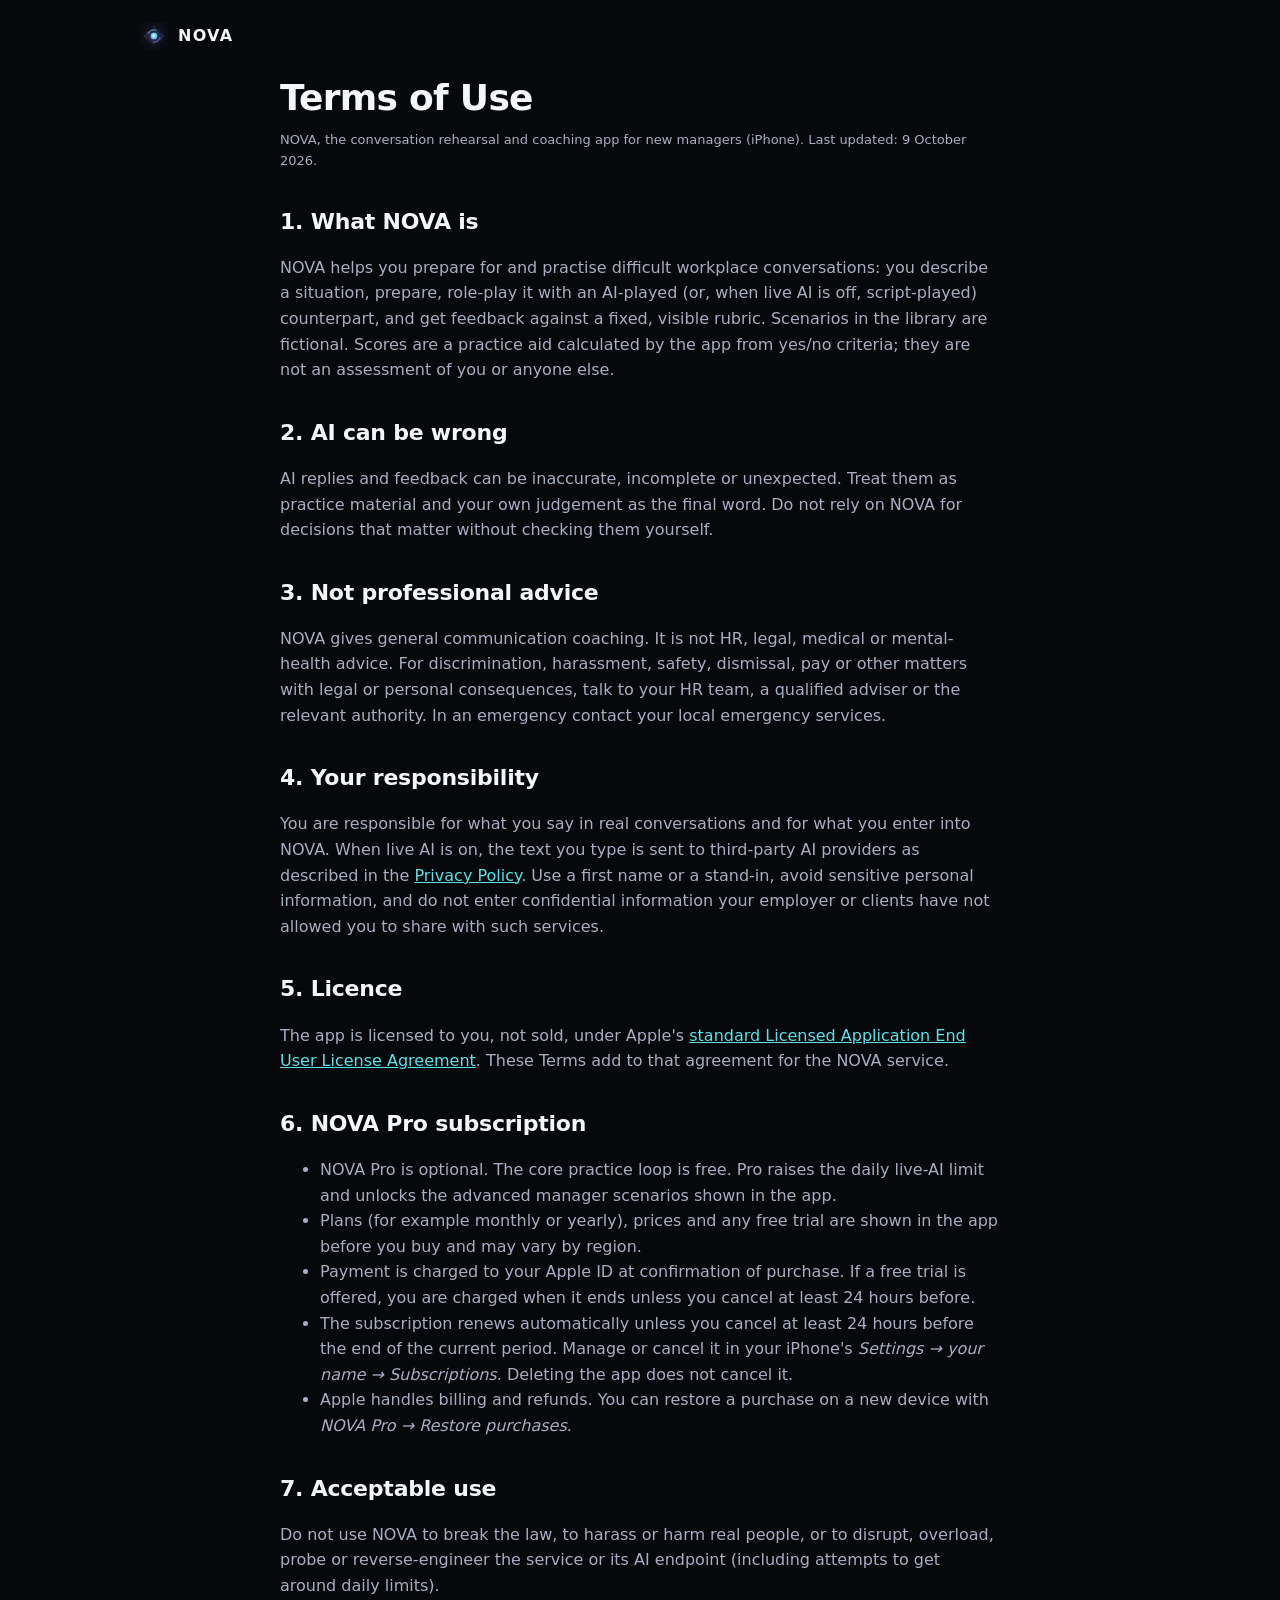
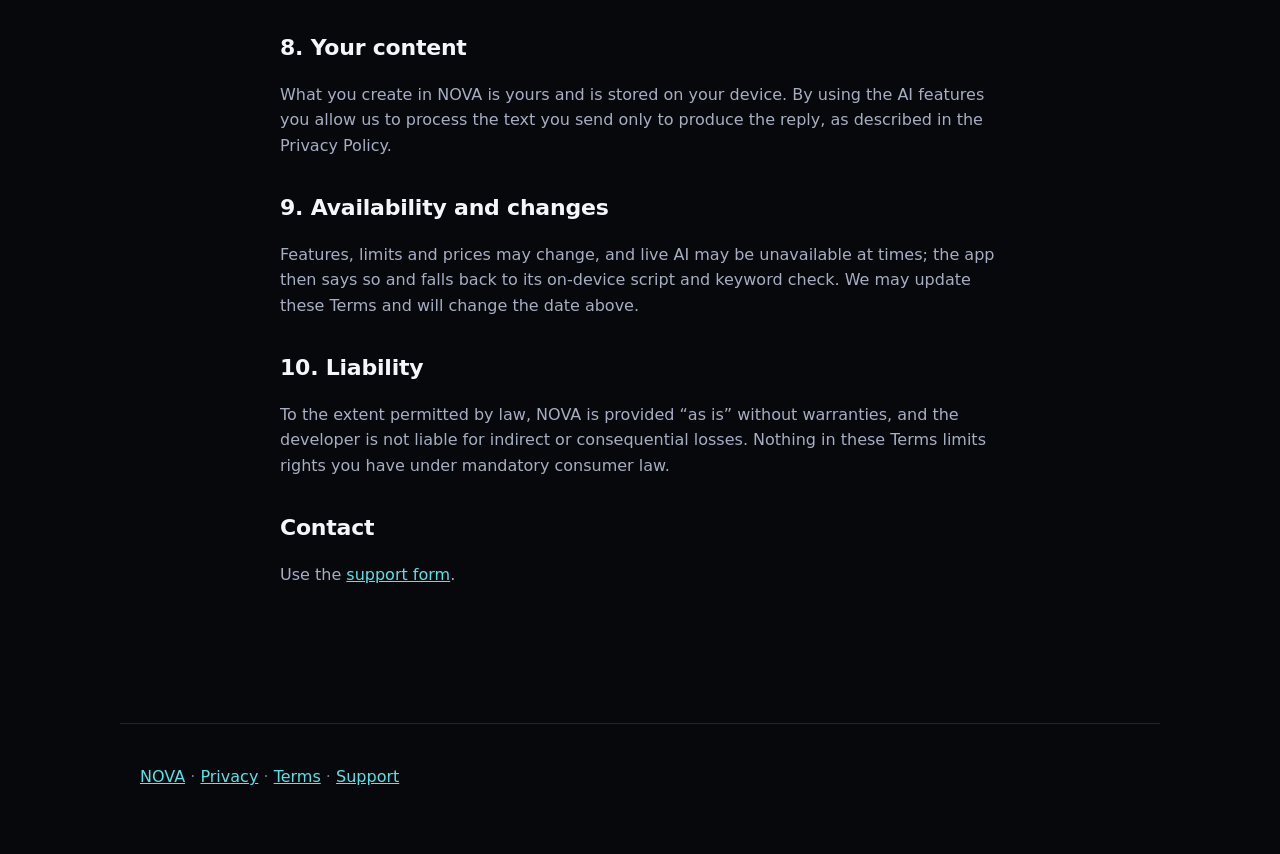
<file: coach/terms.html>
<!doctype html>
<html lang="en">
<head>
<meta charset="utf-8"><meta name="viewport" content="width=device-width, initial-scale=1">
<title>NOVA — Terms of Use (conversation rehearsal app)</title>
<meta name="description" content="Terms of Use for NOVA, the conversation rehearsal and coaching app for new managers: what the app does, AI limits, NOVA Pro subscriptions, acceptable use.">
<meta name="theme-color" content="#07080C">
<link rel="icon" href="../icon.svg" type="image/svg+xml">
<link rel="stylesheet" href="../styles.css">
</head>
<body>
<header class="wrap nav"><a class="brand" href="./"><img src="../icon.svg" alt="" width="28" height="28"> NOVA</a></header>
<main class="wrap doc">
<h1>Terms of Use</h1>
<p class="fine">NOVA, the conversation rehearsal and coaching app for new managers (iPhone). Last updated: 9 October 2026.</p>

<h2>1. What NOVA is</h2>
<p>NOVA helps you prepare for and practise difficult workplace conversations: you describe a situation, prepare, role-play it with an AI-played (or, when live AI is off, script-played) counterpart, and get feedback against a fixed, visible rubric. Scenarios in the library are fictional. Scores are a practice aid calculated by the app from yes/no criteria; they are not an assessment of you or anyone else.</p>

<h2>2. AI can be wrong</h2>
<p>AI replies and feedback can be inaccurate, incomplete or unexpected. Treat them as practice material and your own judgement as the final word. Do not rely on NOVA for decisions that matter without checking them yourself.</p>

<h2>3. Not professional advice</h2>
<p>NOVA gives general communication coaching. It is not HR, legal, medical or mental-health advice. For discrimination, harassment, safety, dismissal, pay or other matters with legal or personal consequences, talk to your HR team, a qualified adviser or the relevant authority. In an emergency contact your local emergency services.</p>

<h2>4. Your responsibility</h2>
<p>You are responsible for what you say in real conversations and for what you enter into NOVA. When live AI is on, the text you type is sent to third-party AI providers as described in the <a href="privacy.html">Privacy Policy</a>. Use a first name or a stand-in, avoid sensitive personal information, and do not enter confidential information your employer or clients have not allowed you to share with such services.</p>

<h2>5. Licence</h2>
<p>The app is licensed to you, not sold, under Apple's <a href="https://www.apple.com/legal/internet-services/itunes/dev/stdeula/">standard Licensed Application End User License Agreement</a>. These Terms add to that agreement for the NOVA service.</p>

<h2>6. NOVA Pro subscription</h2>
<ul>
  <li>NOVA Pro is optional. The core practice loop is free. Pro raises the daily live-AI limit and unlocks the advanced manager scenarios shown in the app.</li>
  <li>Plans (for example monthly or yearly), prices and any free trial are shown in the app before you buy and may vary by region.</li>
  <li>Payment is charged to your Apple ID at confirmation of purchase. If a free trial is offered, you are charged when it ends unless you cancel at least 24 hours before.</li>
  <li>The subscription renews automatically unless you cancel at least 24 hours before the end of the current period. Manage or cancel it in your iPhone's <em>Settings → your name → Subscriptions</em>. Deleting the app does not cancel it.</li>
  <li>Apple handles billing and refunds. You can restore a purchase on a new device with <em>NOVA Pro → Restore purchases</em>.</li>
</ul>

<h2>7. Acceptable use</h2>
<p>Do not use NOVA to break the law, to harass or harm real people, or to disrupt, overload, probe or reverse-engineer the service or its AI endpoint (including attempts to get around daily limits).</p>

<h2>8. Your content</h2>
<p>What you create in NOVA is yours and is stored on your device. By using the AI features you allow us to process the text you send only to produce the reply, as described in the Privacy Policy.</p>

<h2>9. Availability and changes</h2>
<p>Features, limits and prices may change, and live AI may be unavailable at times; the app then says so and falls back to its on-device script and keyword check. We may update these Terms and will change the date above.</p>

<h2>10. Liability</h2>
<p>To the extent permitted by law, NOVA is provided &ldquo;as is&rdquo; without warranties, and the developer is not liable for indirect or consequential losses. Nothing in these Terms limits rights you have under mandatory consumer law.</p>

<h2>Contact</h2>
<p>Use the <a href="support.html">support form</a>.</p>
</main>
<footer class="wrap foot"><p><a href="./">NOVA</a> · <a href="privacy.html">Privacy</a> · <a href="terms.html">Terms</a> · <a href="support.html">Support</a></p></footer>
</body>
</html>
</file>
<file: styles.css>
:root{--bg:#07080C;--raised:#0D0F16;--glass:rgba(255,255,255,.06);--stroke:rgba(255,255,255,.12);--text:#F4F6FB;--muted:#A7AEC2;--dim:#6F7690;--cyan:#5CE1E6;--violet:#9B8CFF;--mint:#6EE7B7;--amber:#FBBF6B}
*{box-sizing:border-box}html{scroll-behavior:smooth}
body{margin:0;background:var(--bg);color:var(--text);font:16px/1.6 system-ui,-apple-system,"Segoe UI",Roboto,sans-serif}
a{color:var(--cyan)}
.wrap{max-width:1040px;margin:0 auto;padding:0 20px}
.nav{display:flex;align-items:center;justify-content:space-between;height:72px}
.nav nav{display:flex;gap:18px;align-items:center}.nav nav a{color:var(--muted);text-decoration:none}
.brand{display:flex;gap:10px;align-items:center;font-weight:700;letter-spacing:.08em;color:var(--text);text-decoration:none}
.hero{display:grid;grid-template-columns:1.2fr .8fr;gap:40px;align-items:center;padding:56px 20px 72px}
.eyebrow{color:var(--cyan);font-weight:600;letter-spacing:.06em;text-transform:uppercase;font-size:13px}
h1{font-size:clamp(34px,6vw,56px);line-height:1.05;letter-spacing:-.02em;margin:.2em 0}
h2{font-size:clamp(26px,4vw,36px);letter-spacing:-.01em;margin:64px 0 8px}
.lead{color:var(--muted);font-size:18px;max-width:60ch}
.fine{color:var(--dim);font-size:13px}
.actions{display:flex;gap:12px;flex-wrap:wrap;margin:24px 0 8px}
.btn{display:inline-flex;align-items:center;justify-content:center;min-height:48px;padding:0 24px;border-radius:999px;background:linear-gradient(90deg,var(--cyan),var(--violet));color:var(--bg);font-weight:700;text-decoration:none}
.btn.ghost{background:transparent;color:var(--text);border:1px solid var(--stroke)}
.btn.small{min-height:36px;padding:0 16px;color:var(--bg)!important}
.btn[aria-disabled=true]{opacity:.5}
.grid{display:grid;grid-template-columns:repeat(3,1fr);gap:14px;margin-top:20px}
.grid article,.pro{background:linear-gradient(var(--glass),rgba(255,255,255,.03));border:1px solid var(--stroke);border-radius:24px;padding:20px}
.grid h3{margin:0 0 6px;font-size:17px}.grid p{margin:0;color:var(--muted);font-size:15px}
.chips{display:flex;flex-wrap:wrap;gap:8px;margin:16px 0}
.chips button{min-height:40px;padding:0 16px;border-radius:999px;border:1px solid var(--stroke);background:var(--glass);color:var(--muted);font:inherit;cursor:pointer}
.chips button[aria-pressed=true]{border-color:var(--cyan);color:var(--cyan)}
.pro{margin-top:64px}.pro h2{margin-top:0}
.ticks{padding-left:20px;color:var(--muted)}.ticks li::marker{color:var(--mint)}
.foot{border-top:1px solid var(--stroke);margin-top:80px;padding:24px 20px 48px;color:var(--dim)}
.core{position:relative;aspect-ratio:1;max-width:340px;width:100%;justify-self:center}
.core span{position:absolute;inset:30%;border-radius:50%;background:radial-gradient(circle,#fff,var(--cyan) 45%,var(--violet));box-shadow:0 0 80px 20px rgba(92,225,230,.25);animation:breathe 3.6s ease-in-out infinite alternate}
.core i{position:absolute;inset:8%;border-radius:50%;border:3px solid transparent;border-top-color:var(--cyan);animation:spin 14s linear infinite}
.core i:nth-of-type(2){inset:0;border-top-color:transparent;border-right-color:var(--violet);animation-duration:18s}
.core i:nth-of-type(3){inset:16%;border-top-color:transparent;border-left-color:rgba(155,140,255,.6);animation-duration:22s;animation-direction:reverse}
@keyframes breathe{from{transform:scale(.92)}to{transform:scale(1.04)}}
@keyframes spin{to{transform:rotate(360deg)}}
@media (prefers-reduced-motion:reduce){.core span,.core i{animation:none}}
@media (max-width:760px){.hero{grid-template-columns:1fr;padding-top:24px}.grid{grid-template-columns:1fr}.nav nav a:not(.btn){display:none}.core{max-width:220px;order:-1}}
.doc{max-width:760px;padding-bottom:40px}.doc h1{font-size:36px}.doc h2{font-size:22px;margin-top:32px}.doc p,.doc li{color:var(--muted)}
.draft{border:1px solid rgba(251,191,107,.4);background:rgba(251,191,107,.08);color:var(--amber);border-radius:12px;padding:12px 16px}
.form{display:grid;gap:8px;max-width:560px;margin-top:16px}
.form label{color:var(--text);font-weight:600;font-size:14px;margin-top:8px}
.form input,.form select,.form textarea{width:100%;min-height:48px;padding:12px 14px;border-radius:14px;border:1px solid var(--stroke);background:var(--glass);color:var(--text);font:inherit}
.form input:focus,.form select:focus,.form textarea:focus{outline:2px solid var(--cyan);outline-offset:1px}
.form select option{background:var(--raised)}
.form .btn{border:0;cursor:pointer;margin-top:8px;justify-self:start}
.form .btn:disabled{opacity:.5;cursor:default}
.hp{position:absolute;left:-10000px;width:1px;height:1px;overflow:hidden}
.status{min-height:1.4em;font-size:14px}.status.ok{color:var(--mint)}.status.error{color:var(--amber)}
.challenge{max-width:1040px;margin:12px auto 0;padding:14px 20px;border:1px solid rgba(251,191,107,.45);background:rgba(251,191,107,.08);border-radius:16px;display:flex;flex-wrap:wrap;gap:8px;align-items:center;color:var(--text)}
.challenge .btn.small{color:var(--bg)!important}
</file>
